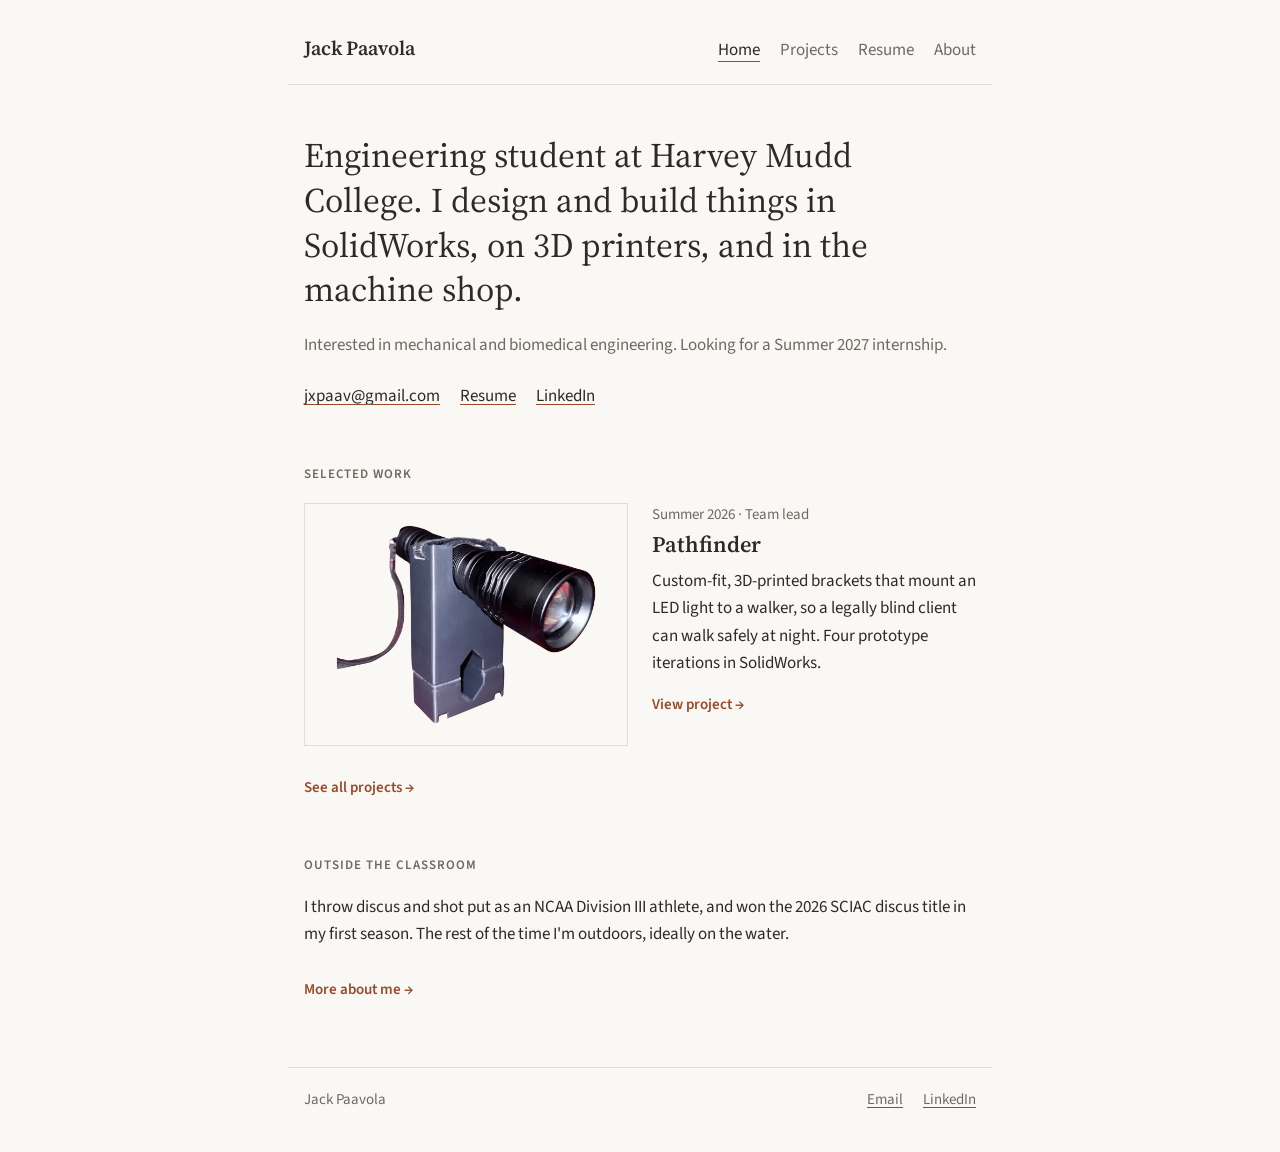
<file: index.html>
<!doctype html>
<html lang="en">
<head>
  <meta charset="utf-8">
  <meta name="viewport" content="width=device-width, initial-scale=1">
  <title>Jack Paavola</title>
  <meta name="description" content="Jack Paavola, engineering student at Harvey Mudd College. Projects, resume, and contact.">
  <link rel="preconnect" href="https://fonts.googleapis.com">
  <link rel="preconnect" href="https://fonts.gstatic.com" crossorigin>
  <link href="https://fonts.googleapis.com/css2?family=Source+Sans+3:ital,wght@0,400;0,600;1,400&family=Source+Serif+4:opsz,wght@8..60,400;8..60,600&display=swap" rel="stylesheet">
  <link rel="stylesheet" href="styles.css">
</head>
<body>
  <header class="site-header wrap">
    <a class="wordmark" href="index.html">Jack Paavola</a>
    <nav class="site-nav">
      <a href="index.html" aria-current="page">Home</a>
      <a href="projects.html">Projects</a>
      <a href="resume.html">Resume</a>
      <a href="about.html">About</a>
    </nav>
  </header>

  <main class="wrap">
    <section class="intro">
      <h1>Engineering student at Harvey Mudd College. I design and build things in SolidWorks, on 3D printers, and in the machine shop.</h1>
      <p class="lede">Interested in mechanical and biomedical engineering. Looking for a Summer 2027 internship.</p>
      <div class="inline-links">
        <a href="mailto:jxpaav@gmail.com">jxpaav@gmail.com</a>
        <a href="resume.html">Resume</a>
        <a href="https://www.linkedin.com/in/jackpaavola">LinkedIn</a>
      </div>
    </section>

    <section class="section">
      <h2 class="label">Selected work</h2>

      <!-- Whole card is clickable: the title link stretches over it (see .card in styles.css) -->
      <article class="feature card">
        <img class="shot" src="assets/pathfinder-photo-mounted.webp" width="1200" height="900" alt="The finished Pathfinder mount: a grey 3D-printed bracket clamping a black flashlight, held in place with a strap">
        <div>
          <p class="meta">Summer 2026 · Team lead</p>
          <h3><a href="projects/pathfinder.html">Pathfinder</a></h3>
          <p>Custom-fit, 3D-printed brackets that mount an LED light to a walker, so a legally blind client can walk safely at night. Four prototype iterations in SolidWorks.</p>
          <p class="more" aria-hidden="true">View project <span class="arrow">&rarr;</span></p>
        </div>
      </article>

      <p class="see-all"><a href="projects.html">See all projects <span class="arrow">&rarr;</span></a></p>
    </section>

    <section class="section">
      <h2 class="label">Outside the classroom</h2>
      <p>I throw discus and shot put as an NCAA Division III athlete, and won the 2026 SCIAC discus title in my first season. The rest of the time I'm outdoors, ideally on the water.</p>
      <p class="see-all"><a href="about.html">More about me <span class="arrow">&rarr;</span></a></p>
    </section>
  </main>

  <footer class="site-footer wrap">
    <span>Jack Paavola</span>
    <span class="links">
      <a href="mailto:jxpaav@gmail.com">Email</a>
      <a href="https://www.linkedin.com/in/jackpaavola">LinkedIn</a>
    </span>
  </footer>
</body>
</html>
</file>
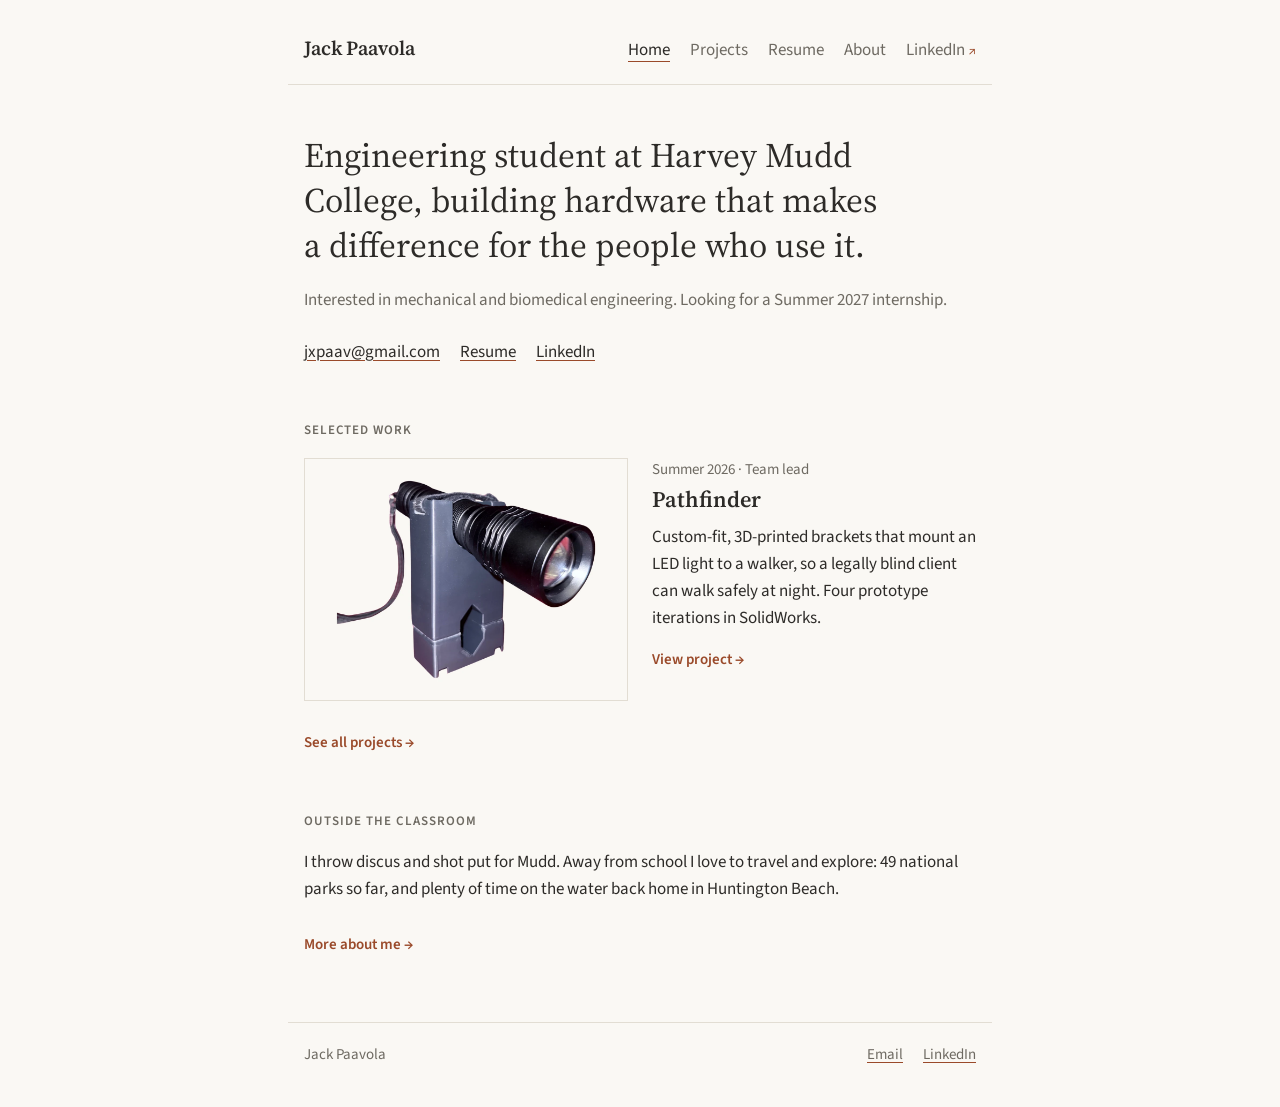
<file: public/index.html>
<!doctype html>
<html lang="en">
<head>
  <meta charset="utf-8">
  <meta name="viewport" content="width=device-width, initial-scale=1">
  <title>Jack Paavola</title>
  <meta name="description" content="Jack Paavola, engineering student at Harvey Mudd College. Projects, resume, and contact.">
  <link rel="preconnect" href="https://fonts.googleapis.com">
  <link rel="preconnect" href="https://fonts.gstatic.com" crossorigin>
  <link href="https://fonts.googleapis.com/css2?family=Source+Sans+3:ital,wght@0,400;0,600;1,400&family=Source+Serif+4:opsz,wght@8..60,400;8..60,600&display=swap" rel="stylesheet">
  <link rel="stylesheet" href="styles.css">
</head>
<body>
  <header class="site-header wrap">
    <a class="wordmark" href="index.html">Jack Paavola</a>
    <nav class="site-nav">
      <a href="index.html" aria-current="page">Home</a>
      <a href="projects.html">Projects</a>
      <a href="resume.html">Resume</a>
      <a href="about.html">About</a>
      <a class="nav-ext" href="https://www.linkedin.com/in/jackpaavola" target="_blank" rel="noopener">LinkedIn <span aria-hidden="true">&#8599;</span></a>
    </nav>
  </header>

  <main class="wrap">
    <section class="intro">
      <h1>Engineering student at Harvey Mudd College, building hardware that makes a difference for the people who use it.</h1>
      <p class="lede">Interested in mechanical and biomedical engineering. Looking for a Summer 2027 internship.</p>
      <div class="inline-links">
        <a href="mailto:jxpaav@gmail.com">jxpaav@gmail.com</a>
        <a href="resume.html">Resume</a>
        <a href="https://www.linkedin.com/in/jackpaavola">LinkedIn</a>
      </div>
    </section>

    <section class="section">
      <h2 class="label">Selected work</h2>

      <!-- Whole card is clickable: the title link stretches over it (see .card in styles.css) -->
      <article class="feature card">
        <img class="shot" src="assets/pathfinder-photo-mounted.webp" width="1200" height="900" alt="The finished Pathfinder mount: a grey 3D-printed bracket clamping a black flashlight, held in place with a strap">
        <div>
          <p class="meta">Summer 2026 · Team lead</p>
          <h3><a href="projects/pathfinder.html">Pathfinder</a></h3>
          <p>Custom-fit, 3D-printed brackets that mount an LED light to a walker, so a legally blind client can walk safely at night. Four prototype iterations in SolidWorks.</p>
          <p class="more" aria-hidden="true">View project <span class="arrow">&rarr;</span></p>
        </div>
      </article>

      <p class="see-all"><a href="projects.html">See all projects <span class="arrow">&rarr;</span></a></p>
    </section>

    <section class="section">
      <h2 class="label">Outside the classroom</h2>
      <p>I throw discus and shot put for Mudd. Away from school I love to travel and explore: 49 national parks so far, and plenty of time on the water back home in Huntington Beach.</p>
      <p class="see-all"><a href="about.html">More about me <span class="arrow">&rarr;</span></a></p>
    </section>
  </main>

  <footer class="site-footer wrap">
    <span>Jack Paavola</span>
    <span class="links">
      <a href="mailto:jxpaav@gmail.com">Email</a>
      <a href="https://www.linkedin.com/in/jackpaavola">LinkedIn</a>
    </span>
  </footer>
</body>
</html>
</file>
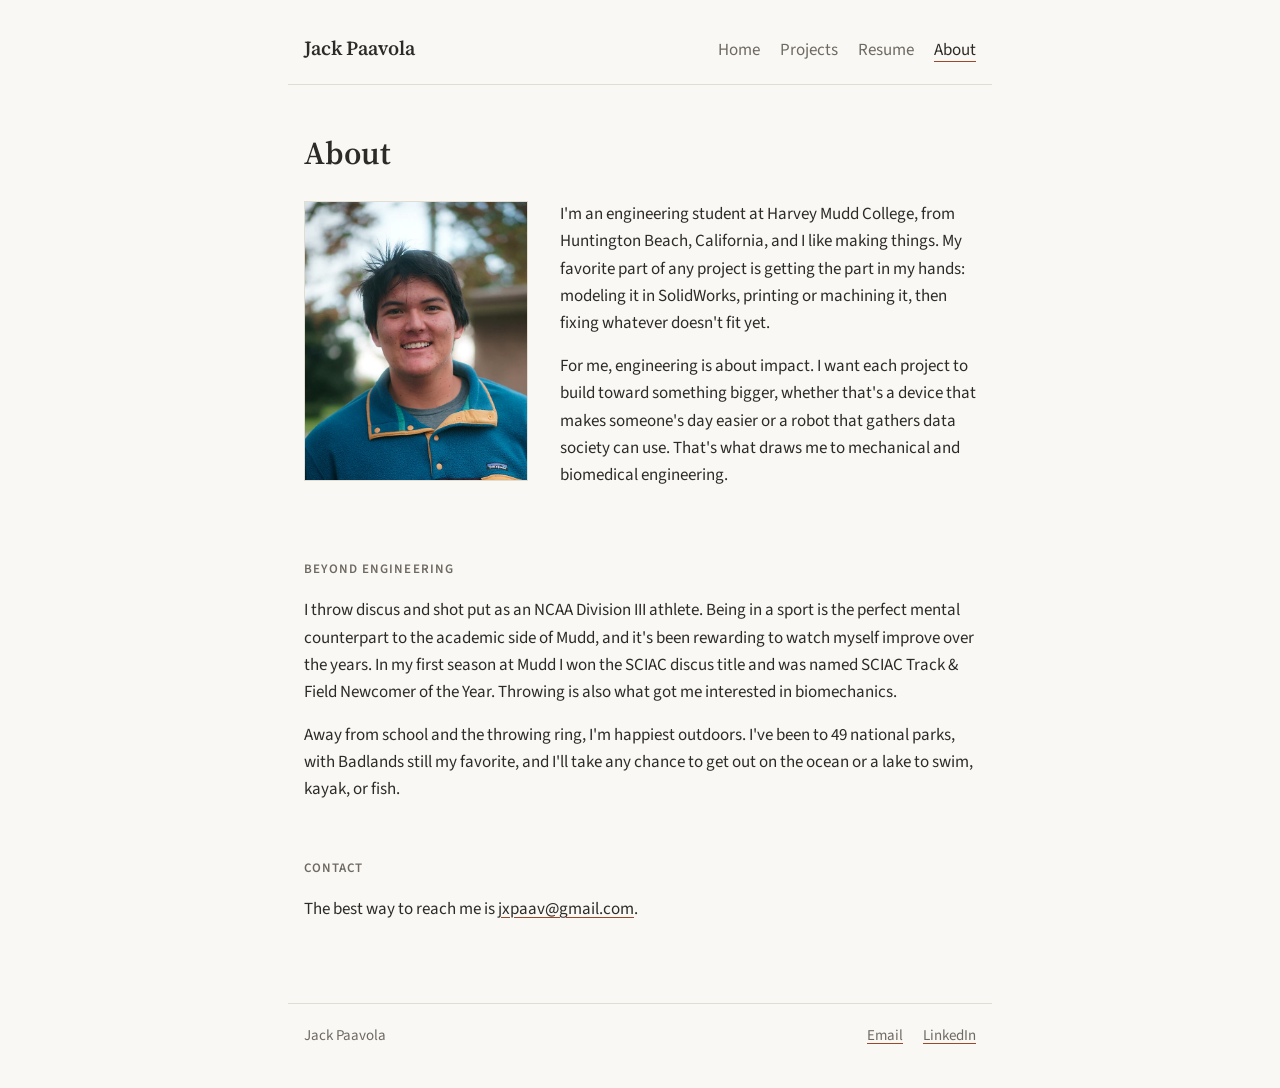
<file: about.html>
<!doctype html>
<html lang="en">
<head>
  <meta charset="utf-8">
  <meta name="viewport" content="width=device-width, initial-scale=1">
  <title>About · Jack Paavola</title>
  <meta name="description" content="About Jack Paavola.">
  <link rel="preconnect" href="https://fonts.googleapis.com">
  <link rel="preconnect" href="https://fonts.gstatic.com" crossorigin>
  <link href="https://fonts.googleapis.com/css2?family=Source+Sans+3:ital,wght@0,400;0,600;1,400&family=Source+Serif+4:opsz,wght@8..60,400;8..60,600&display=swap" rel="stylesheet">
  <link rel="stylesheet" href="styles.css">
</head>
<body>
  <header class="site-header wrap">
    <a class="wordmark" href="index.html">Jack Paavola</a>
    <nav class="site-nav">
      <a href="index.html">Home</a>
      <a href="projects.html">Projects</a>
      <a href="resume.html">Resume</a>
      <a href="about.html" aria-current="page">About</a>
    </nav>
  </header>

  <main class="wrap">
    <h1 class="page-title">About</h1>

    <div class="about-intro">
      <img class="portrait" src="assets/jack.webp" width="640" height="800" alt="Jack Paavola, smiling, in a teal fleece pullover">

      <div class="prose">
        <p>I'm an engineering student at Harvey Mudd College, from Huntington Beach, California, and I like making things. My favorite part of any project is getting the part in my hands: modeling it in SolidWorks, printing or machining it, then fixing whatever doesn't fit yet.</p>
        <p>For me, engineering is about impact. I want each project to build toward something bigger, whether that's a device that makes someone's day easier or a robot that gathers data society can use. That's what draws me to mechanical and biomedical engineering.</p>
      </div>
    </div>

    <section class="section">
      <h2 class="label">Beyond engineering</h2>
      <div class="prose">
        <p>I throw discus and shot put as an NCAA Division III athlete. Being in a sport is the perfect mental counterpart to the academic side of Mudd, and it's been rewarding to watch myself improve over the years. In my first season at Mudd I won the SCIAC discus title and was named SCIAC Track &amp; Field Newcomer of the Year. Throwing is also what got me interested in biomechanics.</p>
        <p>Away from school and the throwing ring, I'm happiest outdoors. I've been to 49 national parks, with Badlands still my favorite, and I'll take any chance to get out on the ocean or a lake to swim, kayak, or fish.</p>
      </div>
    </section>

    <section class="section">
      <h2 class="label">Contact</h2>
      <p>The best way to reach me is <a href="mailto:jxpaav@gmail.com">jxpaav@gmail.com</a>.</p>
    </section>
  </main>

  <footer class="site-footer wrap">
    <span>Jack Paavola</span>
    <span class="links">
      <a href="mailto:jxpaav@gmail.com">Email</a>
      <a href="https://www.linkedin.com/in/jackpaavola">LinkedIn</a>
    </span>
  </footer>
</body>
</html>
</file>
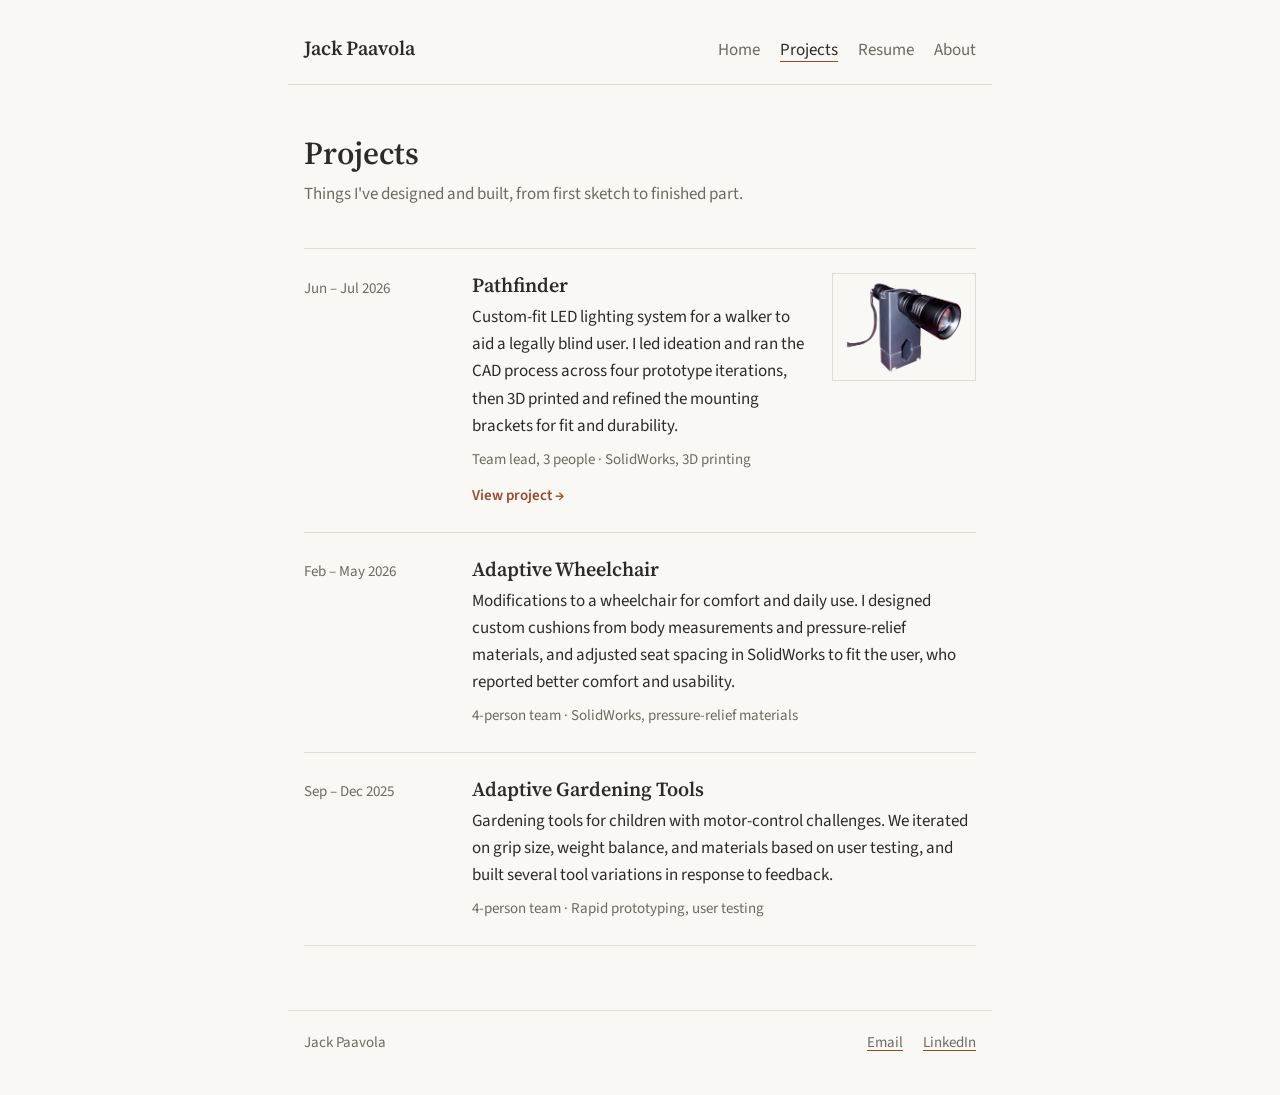
<file: projects.html>
<!doctype html>
<html lang="en">
<head>
  <meta charset="utf-8">
  <meta name="viewport" content="width=device-width, initial-scale=1">
  <title>Projects · Jack Paavola</title>
  <meta name="description" content="Engineering projects by Jack Paavola.">
  <link rel="preconnect" href="https://fonts.googleapis.com">
  <link rel="preconnect" href="https://fonts.gstatic.com" crossorigin>
  <link href="https://fonts.googleapis.com/css2?family=Source+Sans+3:ital,wght@0,400;0,600;1,400&family=Source+Serif+4:opsz,wght@8..60,400;8..60,600&display=swap" rel="stylesheet">
  <link rel="stylesheet" href="styles.css">
</head>
<body>
  <header class="site-header wrap">
    <a class="wordmark" href="index.html">Jack Paavola</a>
    <nav class="site-nav">
      <a href="index.html">Home</a>
      <a href="projects.html" aria-current="page">Projects</a>
      <a href="resume.html">Resume</a>
      <a href="about.html">About</a>
    </nav>
  </header>

  <main class="wrap">
    <h1 class="page-title">Projects</h1>
    <p class="page-sub">Things I've designed and built, from first sketch to finished part.</p>

    <!-- To add a project: copy one <article class="project"> block. Newest first. -->

    <!-- HIDDEN until content is ready: Underwater robot
    <article class="project">
      <p class="when">In progress</p>
      <div>
        <h3>Underwater robot</h3>
        <p class="todo">Summary, your role, and team size go here.</p>
        <p class="tags">Tools: add later</p>
      </div>
    </article>
    -->

    <!-- Projects with a write-up page get class "has-page", a thumbnail, and a "View project" line.
         The title link stretches to cover the whole card. -->
    <article class="project has-page">
      <p class="when">Jun – Jul 2026</p>
      <div>
        <h3><a href="projects/pathfinder.html">Pathfinder</a></h3>
        <p>Custom-fit LED lighting system for a walker to aid a legally blind user. I led ideation and ran the CAD process across four prototype iterations, then 3D printed and refined the mounting brackets for fit and durability.</p>
        <p class="tags">Team lead, 3 people · SolidWorks, 3D printing</p>
        <p class="more" aria-hidden="true">View project <span class="arrow">&rarr;</span></p>
      </div>
      <img class="thumb" src="assets/pathfinder-photo-mounted.webp" width="1200" height="900" alt="">
    </article>

    <!-- HIDDEN until content is ready: Machined Hammer and Stand
    <article class="project">
      <p class="when">2026</p>
      <div>
        <h3>Machined Hammer and Stand</h3>
        <p class="todo">What you machined, on which machines (mill, lathe, CNC), and the tolerances you held.</p>
        <p class="tags">Solo · SolidWorks, milling, turning</p>
      </div>
    </article>
    -->

    <article class="project">
      <p class="when">Feb – May 2026</p>
      <div>
        <h3>Adaptive Wheelchair</h3>
        <p>Modifications to a wheelchair for comfort and daily use. I designed custom cushions from body measurements and pressure-relief materials, and adjusted seat spacing in SolidWorks to fit the user, who reported better comfort and usability.</p>
        <p class="tags">4-person team · SolidWorks, pressure-relief materials</p>
      </div>
    </article>

    <article class="project">
      <p class="when">Sep – Dec 2025</p>
      <div>
        <h3>Adaptive Gardening Tools</h3>
        <p>Gardening tools for children with motor-control challenges. We iterated on grip size, weight balance, and materials based on user testing, and built several tool variations in response to feedback.</p>
        <p class="tags">4-person team · Rapid prototyping, user testing</p>
      </div>
    </article>
  </main>

  <footer class="site-footer wrap">
    <span>Jack Paavola</span>
    <span class="links">
      <a href="mailto:jxpaav@gmail.com">Email</a>
      <a href="https://www.linkedin.com/in/jackpaavola">LinkedIn</a>
    </span>
  </footer>
</body>
</html>
</file>
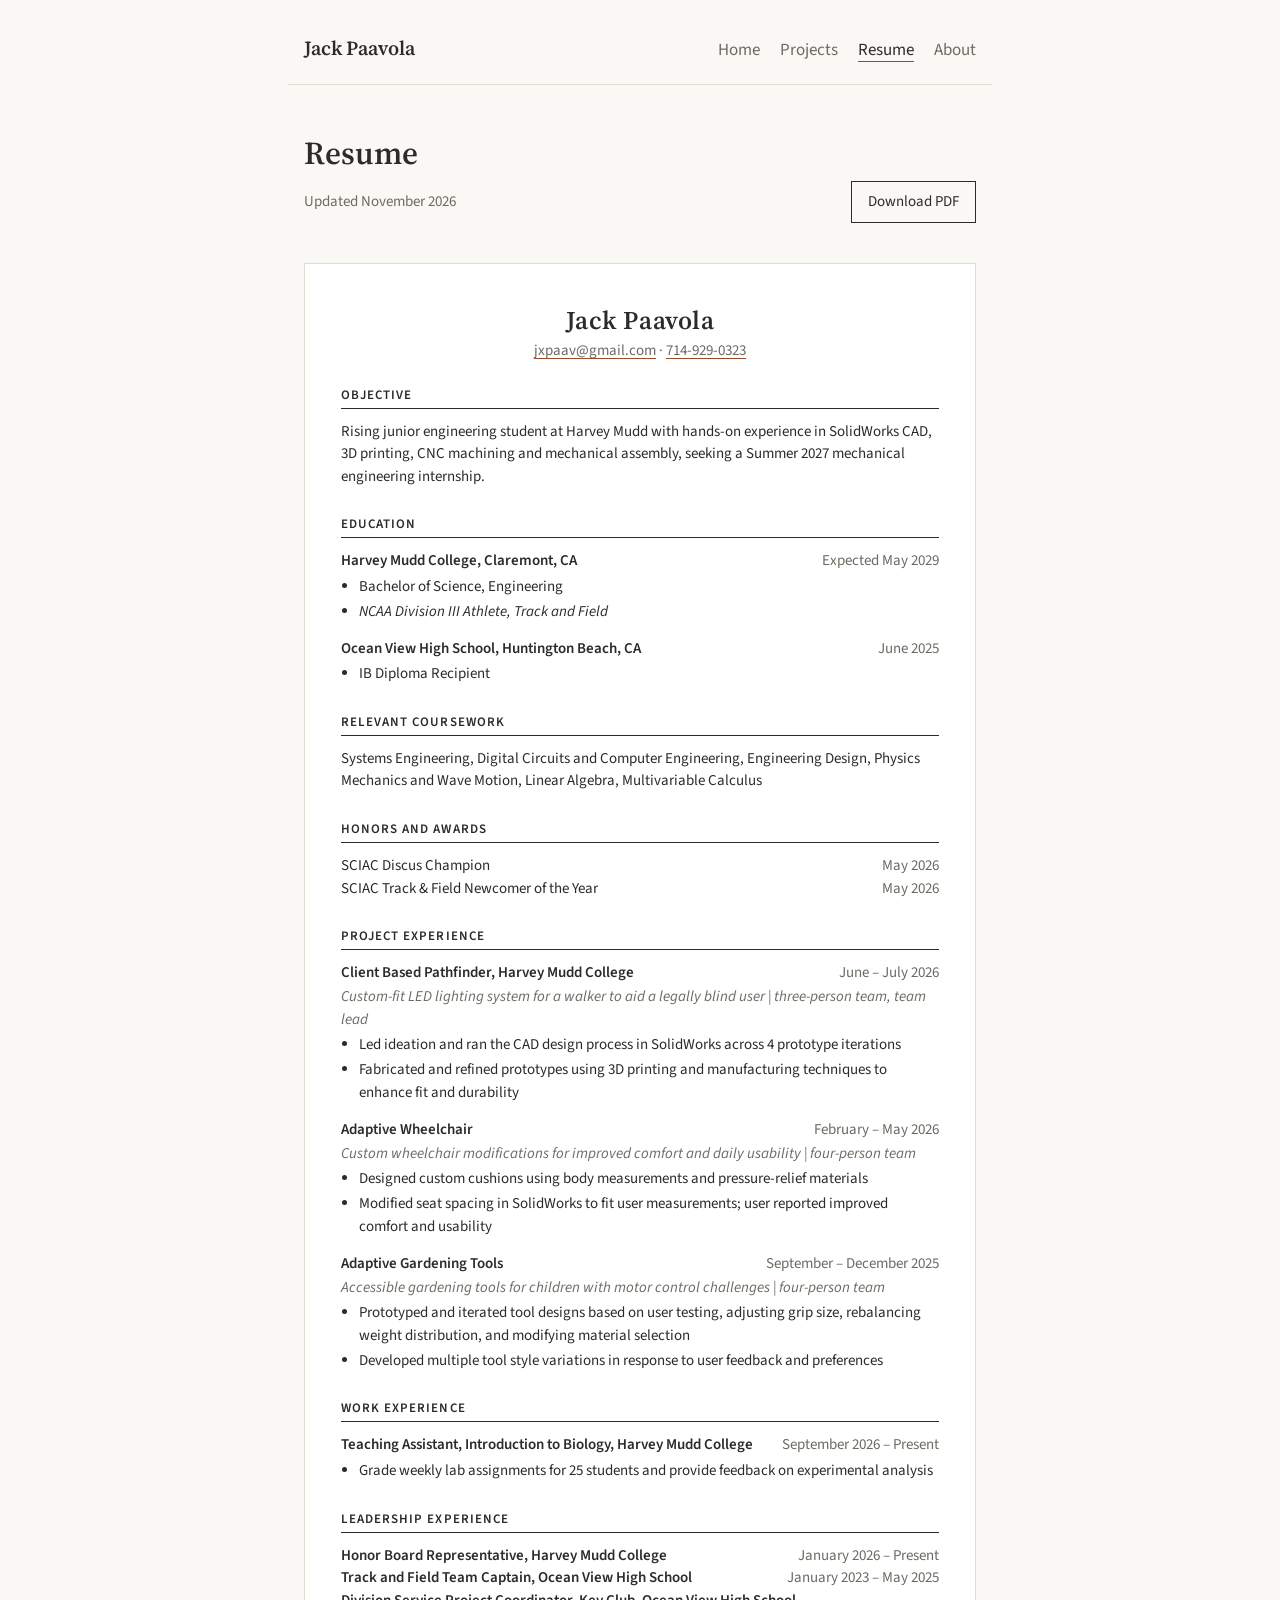
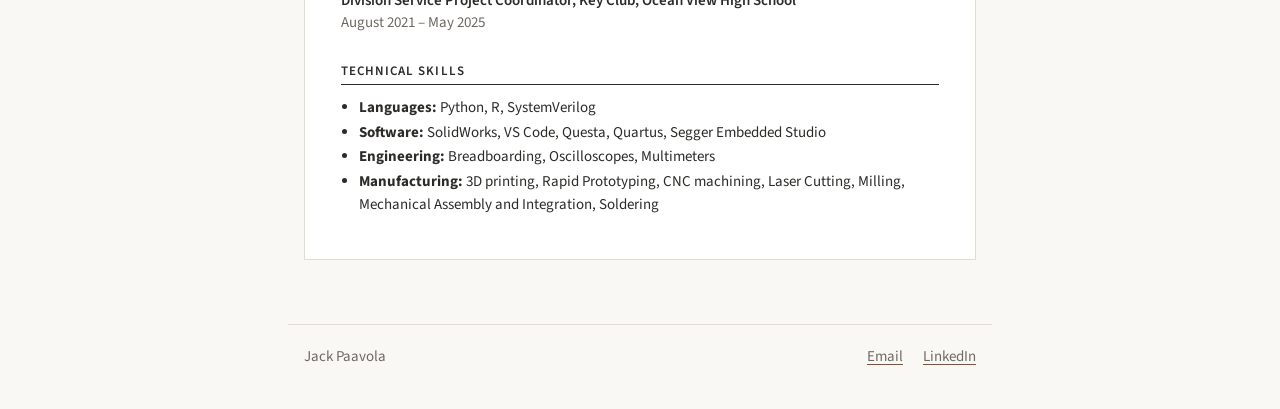
<file: resume.html>
<!doctype html>
<html lang="en">
<head>
  <meta charset="utf-8">
  <meta name="viewport" content="width=device-width, initial-scale=1">
  <title>Resume · Jack Paavola</title>
  <meta name="description" content="Resume of Jack Paavola, engineering student at Harvey Mudd College.">
  <link rel="preconnect" href="https://fonts.googleapis.com">
  <link rel="preconnect" href="https://fonts.gstatic.com" crossorigin>
  <link href="https://fonts.googleapis.com/css2?family=Source+Sans+3:ital,wght@0,400;0,600;1,400&family=Source+Serif+4:opsz,wght@8..60,400;8..60,600&display=swap" rel="stylesheet">
  <link rel="stylesheet" href="styles.css">
</head>
<body>
  <header class="site-header wrap">
    <a class="wordmark" href="index.html">Jack Paavola</a>
    <nav class="site-nav">
      <a href="index.html">Home</a>
      <a href="projects.html">Projects</a>
      <a href="resume.html" aria-current="page">Resume</a>
      <a href="about.html">About</a>
    </nav>
  </header>

  <main class="wrap">
    <h1 class="page-title">Resume</h1>
    <div class="resume-actions">
      <p class="updated">Updated November 2026</p>
      <a class="button" href="assets/Jack_Paavola_Resume.pdf" download>Download PDF</a>
    </div>

    <!-- Source: Paavola_Resume_11_14.pdf. Keep in sync with assets/Jack_Paavola_Resume.pdf -->
    <article class="resume">
      <header>
        <h1>Jack Paavola</h1>
        <p><a href="mailto:jxpaav@gmail.com">jxpaav@gmail.com</a> · <a href="tel:+17149290323">714-929-0323</a></p>
      </header>

      <section>
        <h2>Objective</h2>
        <p>Rising junior engineering student at Harvey Mudd with hands-on experience in SolidWorks CAD, 3D printing, CNC machining and mechanical assembly, seeking a Summer 2027 mechanical engineering internship.</p>
      </section>

      <section>
        <h2>Education</h2>
        <div class="entry">
          <div class="entry-head"><strong>Harvey Mudd College, Claremont, CA</strong><span class="date">Expected May 2029</span></div>
          <ul>
            <li>Bachelor of Science, Engineering</li>
            <li><em>NCAA Division III Athlete, Track and Field</em></li>
          </ul>
        </div>
        <div class="entry">
          <div class="entry-head"><strong>Ocean View High School, Huntington Beach, CA</strong><span class="date">June 2025</span></div>
          <ul><li>IB Diploma Recipient</li></ul>
        </div>
      </section>

      <section>
        <h2>Relevant Coursework</h2>
        <p>Systems Engineering, Digital Circuits and Computer Engineering, Engineering Design, Physics Mechanics and Wave Motion, Linear Algebra, Multivariable Calculus</p>
      </section>

      <section>
        <h2>Honors and Awards</h2>
        <div class="entry-head"><span>SCIAC Discus Champion</span><span class="date">May 2026</span></div>
        <div class="entry-head"><span>SCIAC Track &amp; Field Newcomer of the Year</span><span class="date">May 2026</span></div>
      </section>

      <section>
        <h2>Project Experience</h2>
        <div class="entry">
          <div class="entry-head"><strong>Client Based Pathfinder, Harvey Mudd College</strong><span class="date">June – July 2026</span></div>
          <p class="sub">Custom-fit LED lighting system for a walker to aid a legally blind user | three-person team, team lead</p>
          <ul>
            <li>Led ideation and ran the CAD design process in SolidWorks across 4 prototype iterations</li>
            <li>Fabricated and refined prototypes using 3D printing and manufacturing techniques to enhance fit and durability</li>
          </ul>
        </div>
        <div class="entry">
          <div class="entry-head"><strong>Adaptive Wheelchair</strong><span class="date">February – May 2026</span></div>
          <p class="sub">Custom wheelchair modifications for improved comfort and daily usability | four-person team</p>
          <ul>
            <li>Designed custom cushions using body measurements and pressure-relief materials</li>
            <li>Modified seat spacing in SolidWorks to fit user measurements; user reported improved comfort and usability</li>
          </ul>
        </div>
        <div class="entry">
          <div class="entry-head"><strong>Adaptive Gardening Tools</strong><span class="date">September – December 2025</span></div>
          <p class="sub">Accessible gardening tools for children with motor control challenges | four-person team</p>
          <ul>
            <li>Prototyped and iterated tool designs based on user testing, adjusting grip size, rebalancing weight distribution, and modifying material selection</li>
            <li>Developed multiple tool style variations in response to user feedback and preferences</li>
          </ul>
        </div>
      </section>

      <section>
        <h2>Work Experience</h2>
        <div class="entry">
          <div class="entry-head"><strong>Teaching Assistant, Introduction to Biology, Harvey Mudd College</strong><span class="date">September 2026 – Present</span></div>
          <ul><li>Grade weekly lab assignments for 25 students and provide feedback on experimental analysis</li></ul>
        </div>
      </section>

      <section>
        <h2>Leadership Experience</h2>
        <div class="entry-head"><strong>Honor Board Representative, Harvey Mudd College</strong><span class="date">January 2026 – Present</span></div>
        <div class="entry-head"><strong>Track and Field Team Captain, Ocean View High School</strong><span class="date">January 2023 – May 2025</span></div>
        <div class="entry-head"><strong>Division Service Project Coordinator, Key Club, Ocean View High School</strong><span class="date">August 2021 – May 2025</span></div>
      </section>

      <section>
        <h2>Technical Skills</h2>
        <ul>
          <li><strong>Languages:</strong> Python, R, SystemVerilog</li>
          <li><strong>Software:</strong> SolidWorks, VS Code, Questa, Quartus, Segger Embedded Studio</li>
          <li><strong>Engineering:</strong> Breadboarding, Oscilloscopes, Multimeters</li>
          <li><strong>Manufacturing:</strong> 3D printing, Rapid Prototyping, CNC machining, Laser Cutting, Milling, Mechanical Assembly and Integration, Soldering</li>
        </ul>
      </section>
    </article>
  </main>

  <footer class="site-footer wrap">
    <span>Jack Paavola</span>
    <span class="links">
      <a href="mailto:jxpaav@gmail.com">Email</a>
      <a href="https://www.linkedin.com/in/jackpaavola">LinkedIn</a>
    </span>
  </footer>
</body>
</html>
</file>
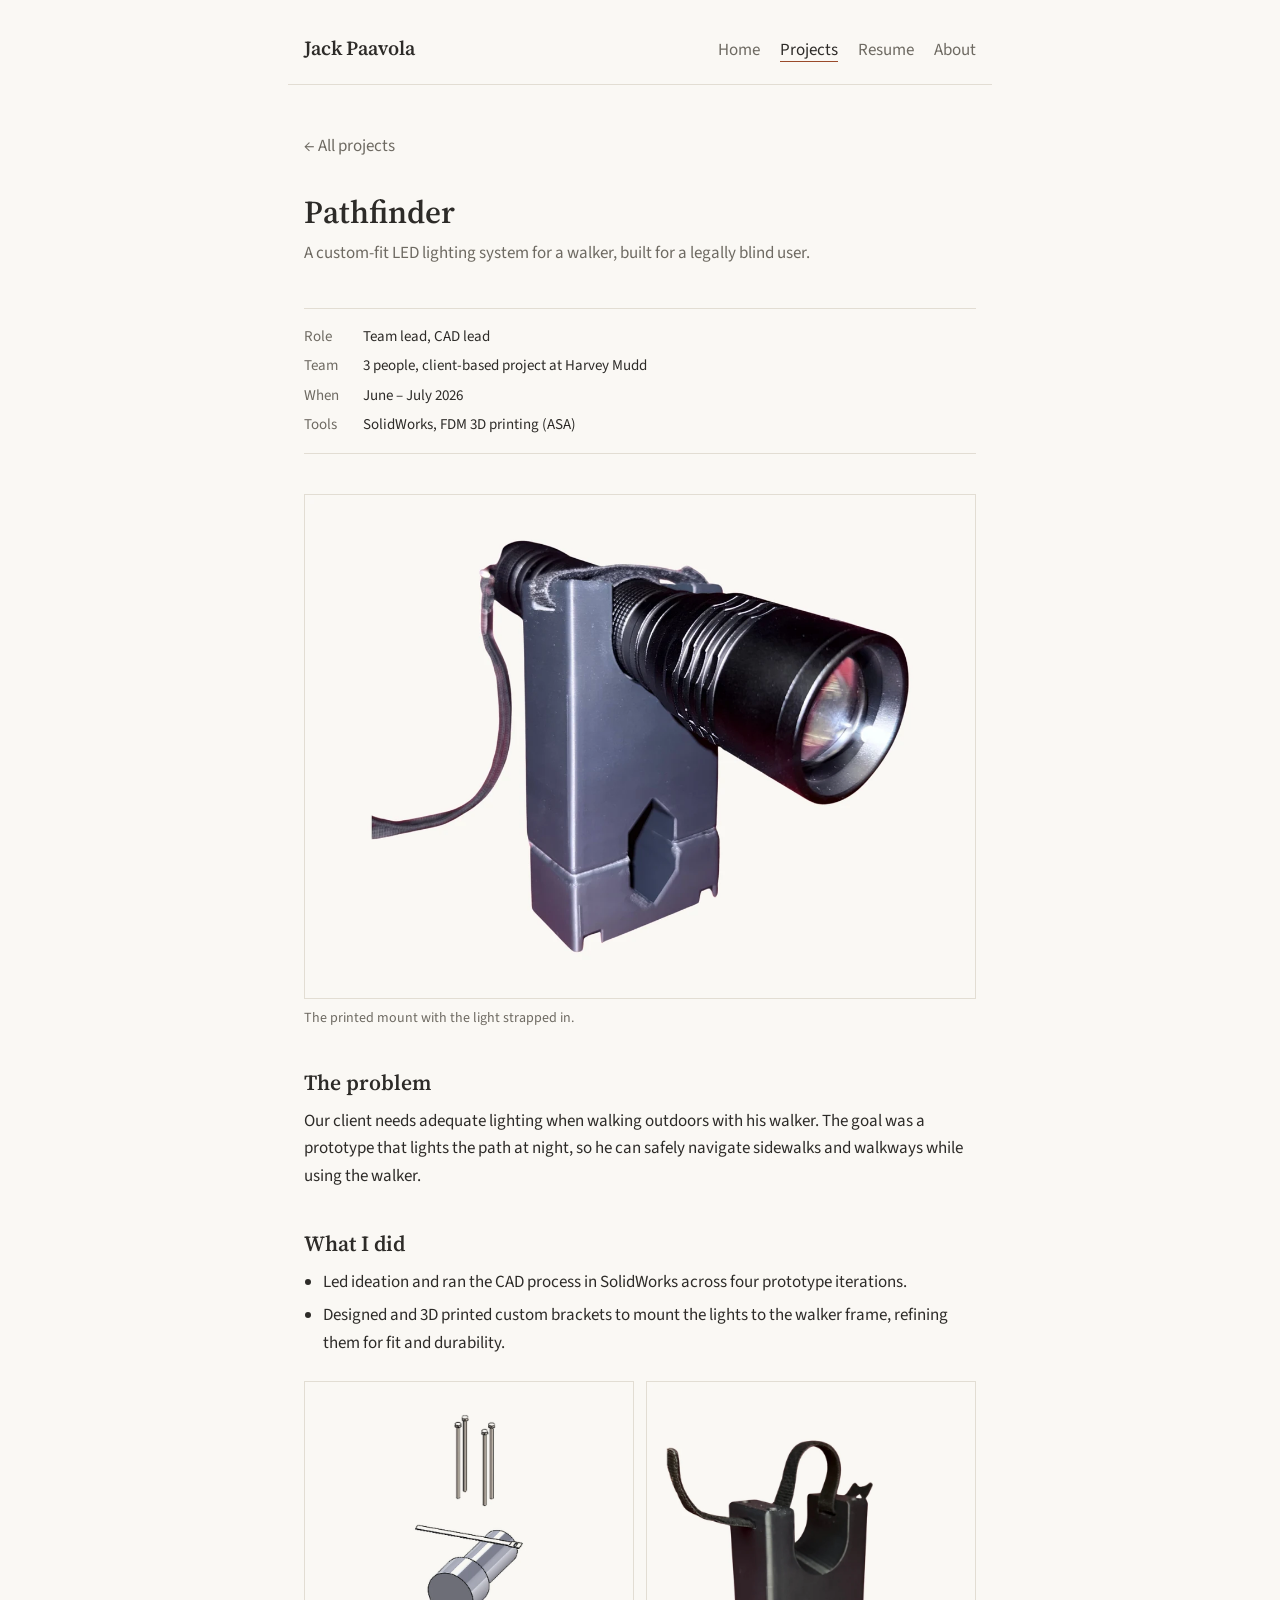
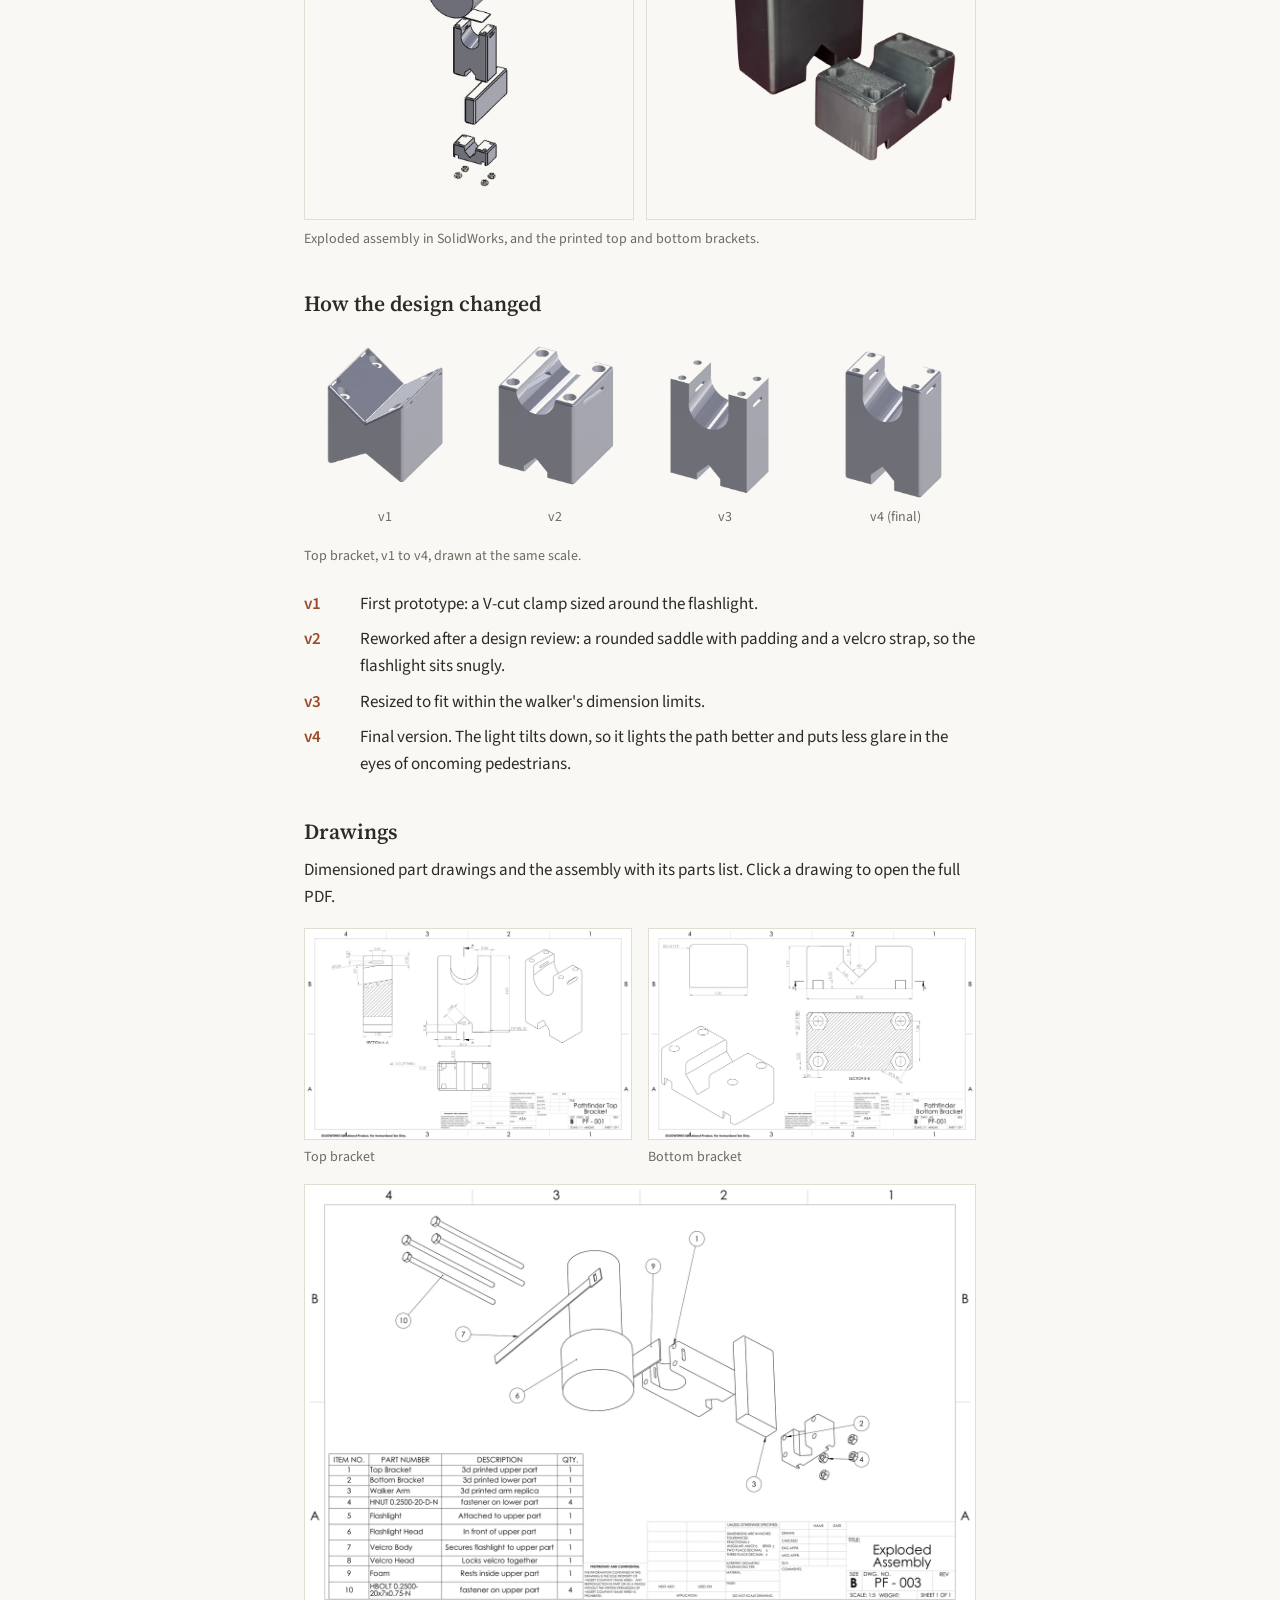
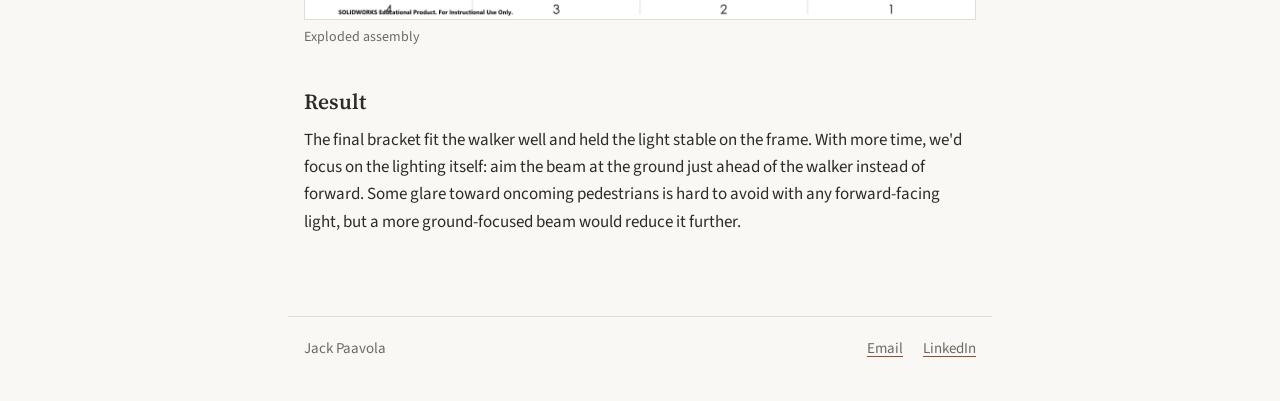
<file: projects/pathfinder.html>
<!doctype html>
<html lang="en">
<head>
  <meta charset="utf-8">
  <meta name="viewport" content="width=device-width, initial-scale=1">
  <title>Pathfinder · Jack Paavola</title>
  <meta name="description" content="Pathfinder: a custom-fit LED lighting system for a walker, designed for a legally blind user.">
  <link rel="preconnect" href="https://fonts.googleapis.com">
  <link rel="preconnect" href="https://fonts.gstatic.com" crossorigin>
  <link href="https://fonts.googleapis.com/css2?family=Source+Sans+3:ital,wght@0,400;0,600;1,400&family=Source+Serif+4:opsz,wght@8..60,400;8..60,600&display=swap" rel="stylesheet">
  <link rel="stylesheet" href="../styles.css">
</head>
<body>
  <header class="site-header wrap">
    <a class="wordmark" href="../index.html">Jack Paavola</a>
    <nav class="site-nav">
      <a href="../index.html">Home</a>
      <a href="../projects.html" aria-current="page">Projects</a>
      <a href="../resume.html">Resume</a>
      <a href="../about.html">About</a>
    </nav>
  </header>

  <main class="wrap">
    <a class="back" href="../projects.html">&larr; All projects</a>
    <h1 class="page-title">Pathfinder</h1>
    <p class="page-sub">A custom-fit LED lighting system for a walker, built for a legally blind user.</p>

    <dl class="facts">
      <dt>Role</dt><dd>Team lead, CAD lead</dd>
      <dt>Team</dt><dd>3 people, client-based project at Harvey Mudd</dd>
      <dt>When</dt><dd>June – July 2026</dd>
      <dt>Tools</dt><dd>SolidWorks, FDM 3D printing (ASA)</dd>
    </dl>

    <div class="prose">
      <figure>
        <img class="shot" src="../assets/pathfinder-photo-mounted.webp" width="1200" height="900" alt="The finished Pathfinder mount: a grey 3D-printed bracket clamping a black flashlight, held in place with a strap">
        <figcaption>The printed mount with the light strapped in. <!-- TODO: add a photo of it on the walker --></figcaption>
      </figure>

      <h2>The problem</h2>
      <p>Our client needs adequate lighting when walking outdoors with his walker. The goal was a prototype that lights the path at night, so he can safely navigate sidewalks and walkways while using the walker.</p>

      <h2>What I did</h2>
      <ul>
        <li>Led ideation and ran the CAD process in SolidWorks across four prototype iterations.</li>
        <li>Designed and 3D printed custom brackets to mount the lights to the walker frame, refining them for fit and durability.</li>
      </ul>
      <figure>
        <div class="pair">
          <img class="shot" src="../assets/pathfinder-assembly.webp" width="900" height="1199" alt="Exploded SolidWorks assembly: bolts, flashlight, strap, foam, top bracket, walker-arm replica, bottom bracket, and nuts, stacked vertically">
          <img class="shot" src="../assets/pathfinder-photo-parts.webp" width="900" height="1200" alt="The printed top bracket with its strap, and the printed bottom bracket">
        </div>
        <figcaption>Exploded assembly in SolidWorks, and the printed top and bottom brackets.</figcaption>
      </figure>

      <h2>How the design changed</h2>
      <figure>
        <ol class="iterations">
          <li><img src="../assets/pathfinder-v1.webp" width="480" height="480" alt="Bracket v1: V-cut block sized for the flashlight"><span>v1</span></li>
          <li><img src="../assets/pathfinder-v2.webp" width="480" height="480" alt="Bracket v2: rounded saddle with slots for a velcro strap"><span>v2</span></li>
          <li><img src="../assets/pathfinder-v3.webp" width="480" height="480" alt="Bracket v3: rounded saddle resized to the walker's dimensions"><span>v3</span></li>
          <li><img src="../assets/pathfinder-v4.webp" width="480" height="480" alt="Final bracket, v4: saddle angled so the light tilts down toward the path"><span>v4 (final)</span></li>
        </ol>
        <figcaption>Top bracket, v1 to v4, drawn at the same scale.</figcaption>
      </figure>

      <dl class="steps">
        <dt>v1</dt><dd>First prototype: a V-cut clamp sized around the flashlight.</dd>
        <dt>v2</dt><dd>Reworked after a design review: a rounded saddle with padding and a velcro strap, so the flashlight sits snugly.</dd>
        <dt>v3</dt><dd>Resized to fit within the walker's dimension limits.</dd>
        <dt>v4</dt><dd>Final version. The light tilts down, so it lights the path better and puts less glare in the eyes of oncoming pedestrians.</dd>
      </dl>

      <h2>Drawings</h2>
      <p>Dimensioned part drawings and the assembly with its parts list. Click a drawing to open the full PDF.</p>
      <ul class="drawings">
        <li><a href="../assets/drawings/pathfinder-top-bracket.pdf"><img class="shot" src="../assets/drawings/pathfinder-top-bracket.webp" width="1400" height="906" alt="Drawing of the top bracket: front, top, section A-A, and isometric views with dimensions in inches"></a><span>Top bracket</span></li>
        <li><a href="../assets/drawings/pathfinder-bottom-bracket.pdf"><img class="shot" src="../assets/drawings/pathfinder-bottom-bracket.webp" width="1400" height="906" alt="Drawing of the bottom bracket: front, side, section B-B showing hex nut pockets, and isometric views"></a><span>Bottom bracket</span></li>
        <li><a href="../assets/drawings/pathfinder-exploded-assembly.pdf"><img class="shot" src="../assets/drawings/pathfinder-exploded-assembly.webp" width="1400" height="906" alt="Exploded assembly drawing with balloons and a ten-item parts list"></a><span>Exploded assembly</span></li>
      </ul>

      <h2>Result</h2>
      <p>The final bracket fit the walker well and held the light stable on the frame. With more time, we'd focus on the lighting itself: aim the beam at the ground just ahead of the walker instead of forward. Some glare toward oncoming pedestrians is hard to avoid with any forward-facing light, but a more ground-focused beam would reduce it further.</p>
    </div>
  </main>

  <footer class="site-footer wrap">
    <span>Jack Paavola</span>
    <span class="links">
      <a href="mailto:jxpaav@gmail.com">Email</a>
      <a href="https://www.linkedin.com/in/jackpaavola">LinkedIn</a>
    </span>
  </footer>
</body>
</html>
</file>
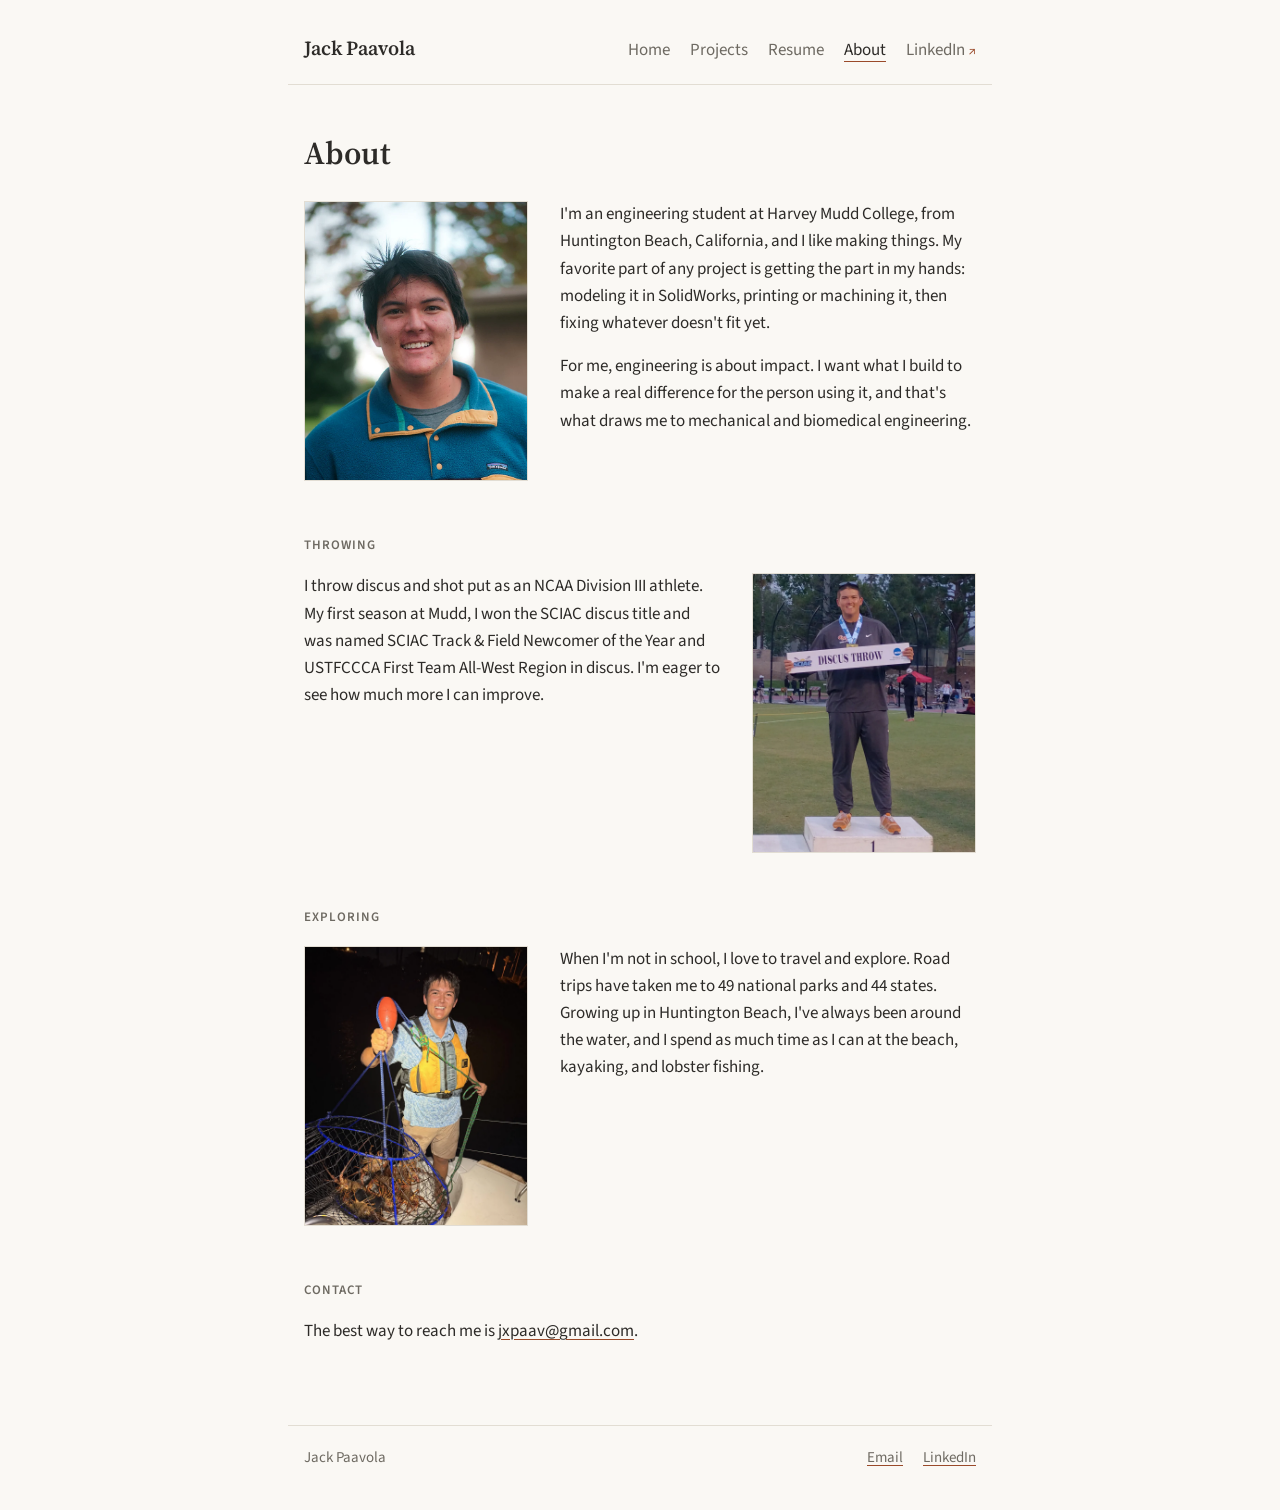
<file: public/about.html>
<!doctype html>
<html lang="en">
<head>
  <meta charset="utf-8">
  <meta name="viewport" content="width=device-width, initial-scale=1">
  <title>About · Jack Paavola</title>
  <meta name="description" content="About Jack Paavola.">
  <link rel="preconnect" href="https://fonts.googleapis.com">
  <link rel="preconnect" href="https://fonts.gstatic.com" crossorigin>
  <link href="https://fonts.googleapis.com/css2?family=Source+Sans+3:ital,wght@0,400;0,600;1,400&family=Source+Serif+4:opsz,wght@8..60,400;8..60,600&display=swap" rel="stylesheet">
  <link rel="stylesheet" href="styles.css">
</head>
<body>
  <header class="site-header wrap">
    <a class="wordmark" href="index.html">Jack Paavola</a>
    <nav class="site-nav">
      <a href="index.html">Home</a>
      <a href="projects.html">Projects</a>
      <a href="resume.html">Resume</a>
      <a href="about.html" aria-current="page">About</a>
      <a class="nav-ext" href="https://www.linkedin.com/in/jackpaavola" target="_blank" rel="noopener">LinkedIn <span aria-hidden="true">&#8599;</span></a>
    </nav>
  </header>

  <main class="wrap">
    <h1 class="page-title">About</h1>

    <div class="about-intro">
      <img class="portrait" src="assets/jack.webp" width="640" height="800" alt="Jack Paavola, smiling, in a teal fleece pullover">

      <div class="prose">
        <p>I'm an engineering student at Harvey Mudd College, from Huntington Beach, California, and I like making things. My favorite part of any project is getting the part in my hands: modeling it in SolidWorks, printing or machining it, then fixing whatever doesn't fit yet.</p>
        <p>For me, engineering is about impact. I want what I build to make a real difference for the person using it, and that's what draws me to mechanical and biomedical engineering.</p>
      </div>
    </div>

    <section class="section">
      <h2 class="label">Throwing</h2>
      <div class="photo-section flip">
        <img class="portrait" src="assets/discus-podium.webp" width="960" height="1200" alt="Jack on the first-place podium holding a SCIAC Discus Throw sign, with a medal around his neck" loading="lazy">
        <div class="prose">
          <p>I throw discus and shot put as an NCAA Division III athlete. My first season at Mudd, I won the SCIAC discus title and was named SCIAC Track &amp; Field Newcomer of the Year and USTFCCCA First Team All-West Region in discus. I'm eager to see how much more I can improve.</p>
        </div>
      </div>
    </section>

    <section class="section">
      <h2 class="label">Exploring</h2>
      <div class="photo-section">
        <img class="portrait" src="assets/lobster.webp" width="960" height="1280" alt="Jack on a boat at night in a life vest, holding up a hoop net full of lobsters" loading="lazy">
        <div class="prose">
          <p>When I'm not in school, I love to travel and explore. Road trips have taken me to 49 national parks and 44 states. Growing up in Huntington Beach, I've always been around the water, and I spend as much time as I can at the beach, kayaking, and lobster fishing.</p>
        </div>
      </div>
    </section>

    <section class="section">
      <h2 class="label">Contact</h2>
      <p>The best way to reach me is <a href="mailto:jxpaav@gmail.com">jxpaav@gmail.com</a>.</p>
    </section>
  </main>

  <footer class="site-footer wrap">
    <span>Jack Paavola</span>
    <span class="links">
      <a href="mailto:jxpaav@gmail.com">Email</a>
      <a href="https://www.linkedin.com/in/jackpaavola">LinkedIn</a>
    </span>
  </footer>
</body>
</html>
</file>
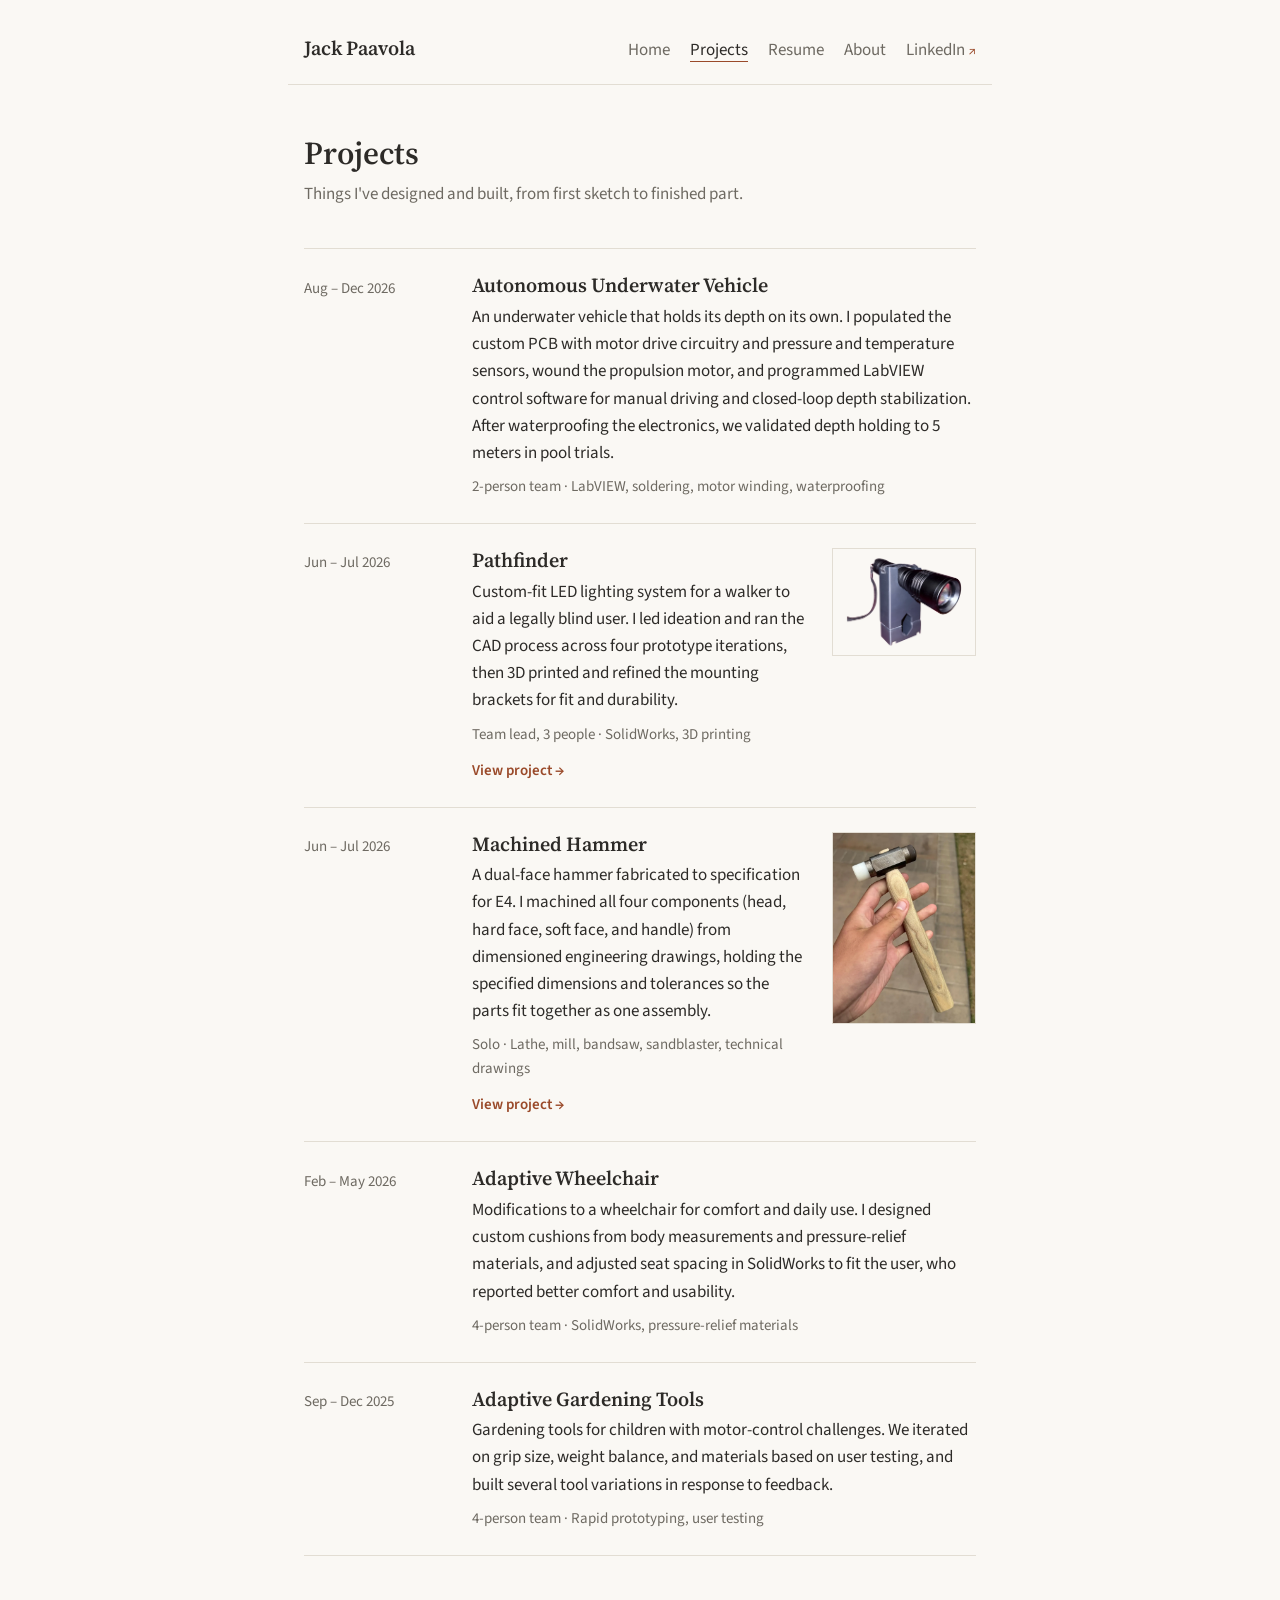
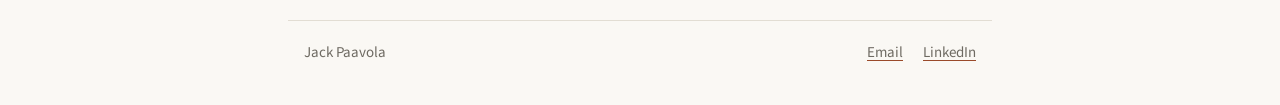
<file: public/projects.html>
<!doctype html>
<html lang="en">
<head>
  <meta charset="utf-8">
  <meta name="viewport" content="width=device-width, initial-scale=1">
  <title>Projects · Jack Paavola</title>
  <meta name="description" content="Engineering projects by Jack Paavola.">
  <link rel="preconnect" href="https://fonts.googleapis.com">
  <link rel="preconnect" href="https://fonts.gstatic.com" crossorigin>
  <link href="https://fonts.googleapis.com/css2?family=Source+Sans+3:ital,wght@0,400;0,600;1,400&family=Source+Serif+4:opsz,wght@8..60,400;8..60,600&display=swap" rel="stylesheet">
  <link rel="stylesheet" href="styles.css">
</head>
<body>
  <header class="site-header wrap">
    <a class="wordmark" href="index.html">Jack Paavola</a>
    <nav class="site-nav">
      <a href="index.html">Home</a>
      <a href="projects.html" aria-current="page">Projects</a>
      <a href="resume.html">Resume</a>
      <a href="about.html">About</a>
      <a class="nav-ext" href="https://www.linkedin.com/in/jackpaavola" target="_blank" rel="noopener">LinkedIn <span aria-hidden="true">&#8599;</span></a>
    </nav>
  </header>

  <main class="wrap">
    <h1 class="page-title">Projects</h1>
    <p class="page-sub">Things I've designed and built, from first sketch to finished part.</p>

    <!-- To add a project: copy one <article class="project"> block. Newest first. -->

    <article class="project">
      <p class="when">Aug – Dec 2026</p>
      <div>
        <h3>Autonomous Underwater Vehicle</h3>
        <p>An underwater vehicle that holds its depth on its own. I populated the custom PCB with motor drive circuitry and pressure and temperature sensors, wound the propulsion motor, and programmed LabVIEW control software for manual driving and closed-loop depth stabilization. After waterproofing the electronics, we validated depth holding to 5 meters in pool trials.</p>
        <p class="tags">2-person team · LabVIEW, soldering, motor winding, waterproofing</p>
      </div>
    </article>

    <!-- Projects with a write-up page get class "has-page", a thumbnail, and a "View project" line.
         The title link stretches to cover the whole card. -->
    <article class="project has-page">
      <p class="when">Jun – Jul 2026</p>
      <div>
        <h3><a href="projects/pathfinder.html">Pathfinder</a></h3>
        <p>Custom-fit LED lighting system for a walker to aid a legally blind user. I led ideation and ran the CAD process across four prototype iterations, then 3D printed and refined the mounting brackets for fit and durability.</p>
        <p class="tags">Team lead, 3 people · SolidWorks, 3D printing</p>
        <p class="more" aria-hidden="true">View project <span class="arrow">&rarr;</span></p>
      </div>
      <img class="thumb" src="assets/pathfinder-photo-mounted.webp" width="1200" height="900" alt="">
    </article>

    <article class="project has-page">
      <p class="when">Jun – Jul 2026</p>
      <div>
        <h3><a href="projects/hammer.html">Machined Hammer</a></h3>
        <p>A dual-face hammer fabricated to specification for E4. I machined all four components (head, hard face, soft face, and handle) from dimensioned engineering drawings, holding the specified dimensions and tolerances so the parts fit together as one assembly.</p>
        <p class="tags">Solo · Lathe, mill, bandsaw, sandblaster, technical drawings</p>
        <p class="more" aria-hidden="true">View project <span class="arrow">&rarr;</span></p>
      </div>
      <img class="thumb tall" src="assets/hammer-finished.webp" width="900" height="1200" alt="">
    </article>

    <article class="project">
      <p class="when">Feb – May 2026</p>
      <div>
        <h3>Adaptive Wheelchair</h3>
        <p>Modifications to a wheelchair for comfort and daily use. I designed custom cushions from body measurements and pressure-relief materials, and adjusted seat spacing in SolidWorks to fit the user, who reported better comfort and usability.</p>
        <p class="tags">4-person team · SolidWorks, pressure-relief materials</p>
      </div>
    </article>

    <article class="project">
      <p class="when">Sep – Dec 2025</p>
      <div>
        <h3>Adaptive Gardening Tools</h3>
        <p>Gardening tools for children with motor-control challenges. We iterated on grip size, weight balance, and materials based on user testing, and built several tool variations in response to feedback.</p>
        <p class="tags">4-person team · Rapid prototyping, user testing</p>
      </div>
    </article>
  </main>

  <footer class="site-footer wrap">
    <span>Jack Paavola</span>
    <span class="links">
      <a href="mailto:jxpaav@gmail.com">Email</a>
      <a href="https://www.linkedin.com/in/jackpaavola">LinkedIn</a>
    </span>
  </footer>
</body>
</html>
</file>
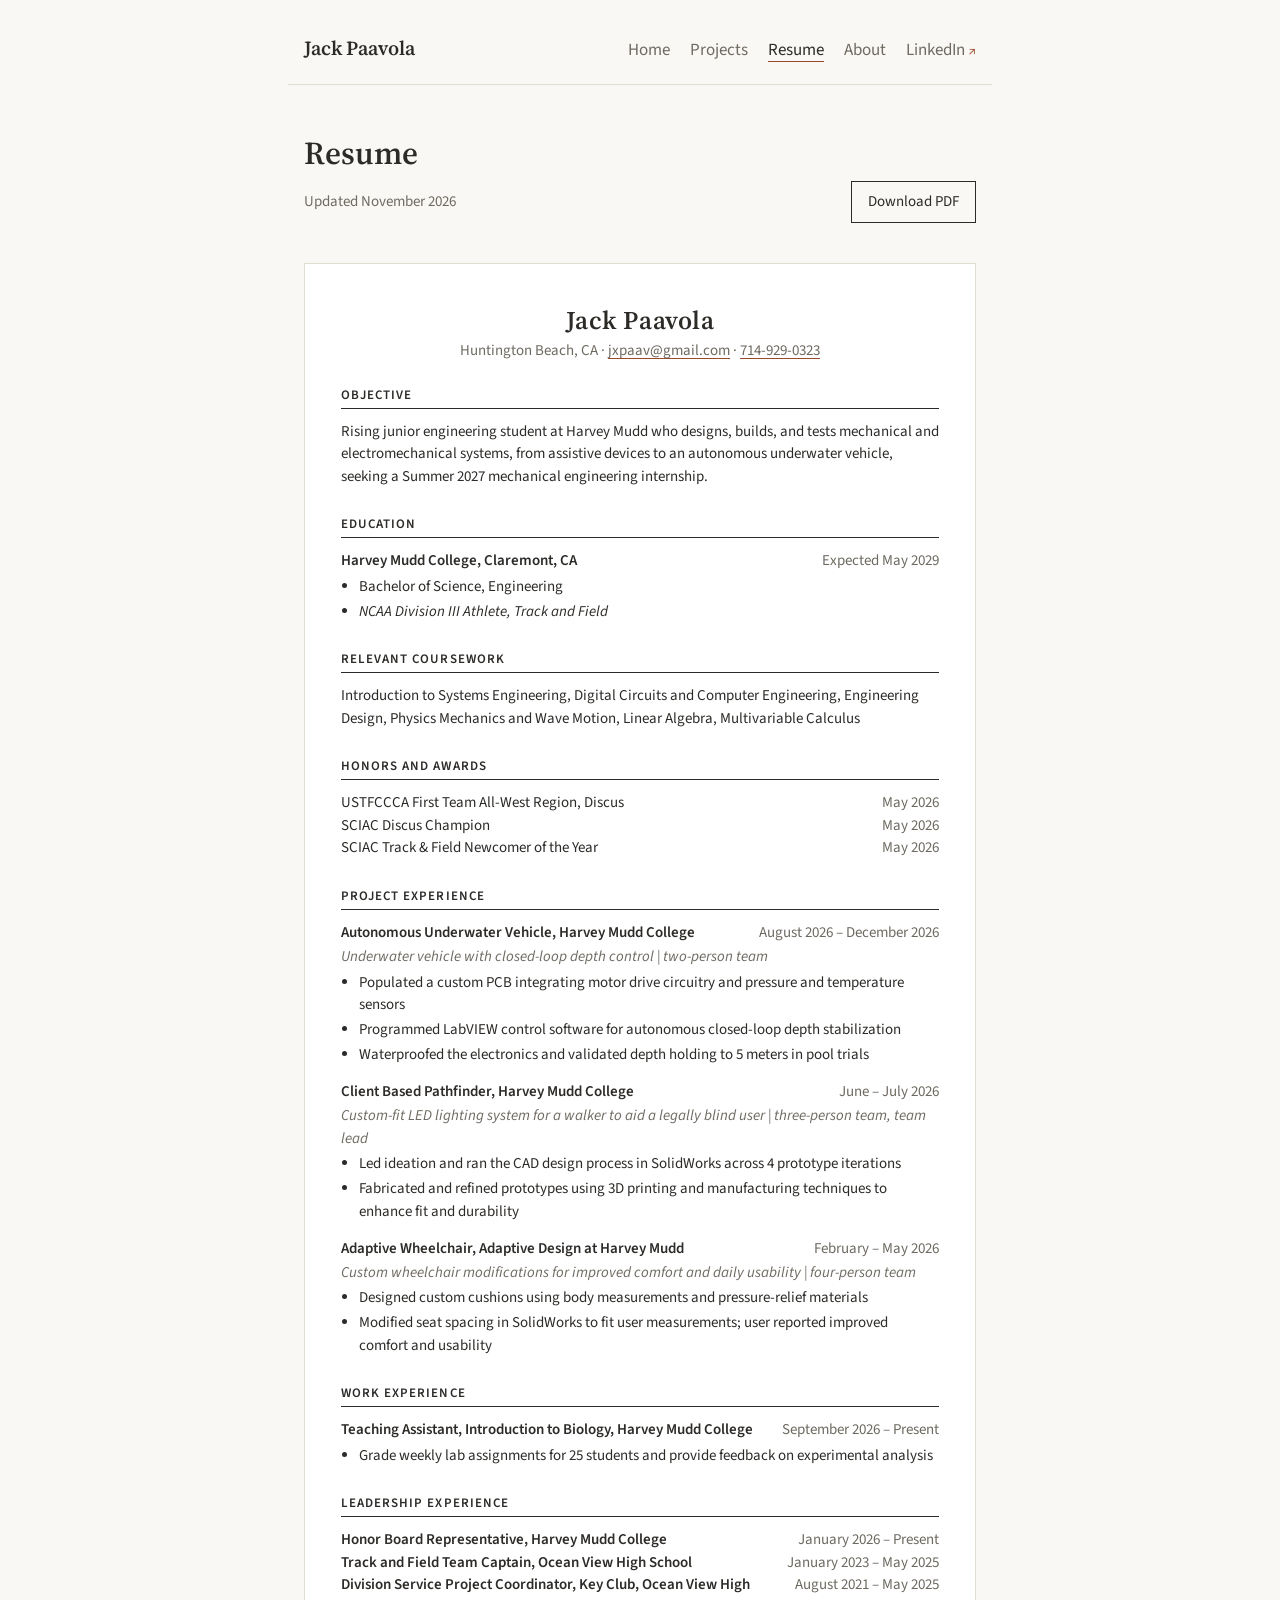
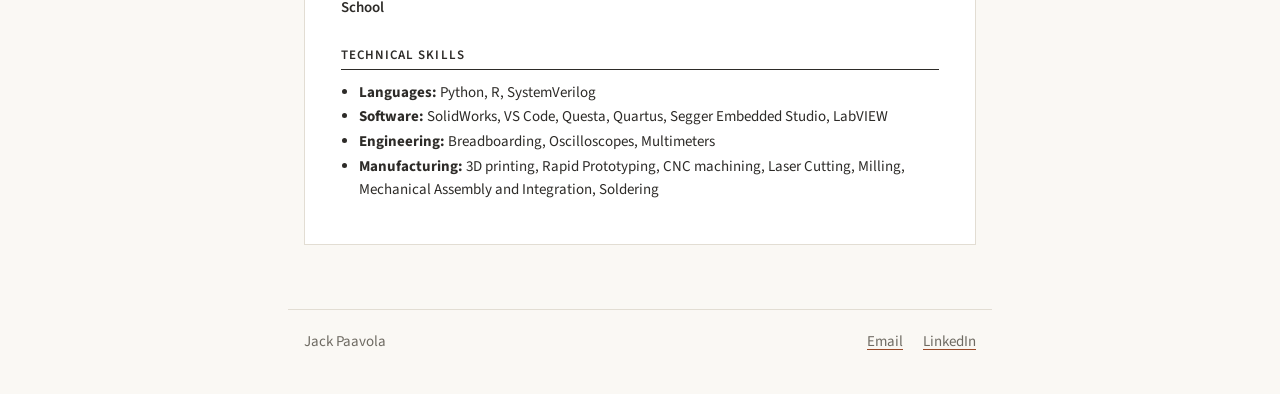
<file: public/resume.html>
<!doctype html>
<html lang="en">
<head>
  <meta charset="utf-8">
  <meta name="viewport" content="width=device-width, initial-scale=1">
  <title>Resume · Jack Paavola</title>
  <meta name="description" content="Resume of Jack Paavola, engineering student at Harvey Mudd College.">
  <link rel="preconnect" href="https://fonts.googleapis.com">
  <link rel="preconnect" href="https://fonts.gstatic.com" crossorigin>
  <link href="https://fonts.googleapis.com/css2?family=Source+Sans+3:ital,wght@0,400;0,600;1,400&family=Source+Serif+4:opsz,wght@8..60,400;8..60,600&display=swap" rel="stylesheet">
  <link rel="stylesheet" href="styles.css">
</head>
<body>
  <header class="site-header wrap">
    <a class="wordmark" href="index.html">Jack Paavola</a>
    <nav class="site-nav">
      <a href="index.html">Home</a>
      <a href="projects.html">Projects</a>
      <a href="resume.html" aria-current="page">Resume</a>
      <a href="about.html">About</a>
      <a class="nav-ext" href="https://www.linkedin.com/in/jackpaavola" target="_blank" rel="noopener">LinkedIn <span aria-hidden="true">&#8599;</span></a>
    </nav>
  </header>

  <main class="wrap">
    <h1 class="page-title">Resume</h1>
    <div class="resume-actions">
      <p class="updated">Updated November 2026</p>
      <a class="button" href="assets/Jack_Paavola_Resume.pdf" download>Download PDF</a>
    </div>

    <!-- Source: Paavola_Resume_11_23.docx (1).pdf. Keep in sync with assets/Jack_Paavola_Resume.pdf -->
    <article class="resume">
      <header>
        <h1>Jack Paavola</h1>
        <p>Huntington Beach, CA · <a href="mailto:jxpaav@gmail.com">jxpaav@gmail.com</a> · <a href="tel:+17149290323">714-929-0323</a></p>
      </header>

      <section>
        <h2>Objective</h2>
        <p>Rising junior engineering student at Harvey Mudd who designs, builds, and tests mechanical and electromechanical systems, from assistive devices to an autonomous underwater vehicle, seeking a Summer 2027 mechanical engineering internship.</p>
      </section>

      <section>
        <h2>Education</h2>
        <div class="entry">
          <div class="entry-head"><strong>Harvey Mudd College, Claremont, CA</strong><span class="date">Expected May 2029</span></div>
          <ul>
            <li>Bachelor of Science, Engineering</li>
            <li><em>NCAA Division III Athlete, Track and Field</em></li>
          </ul>
        </div>
      </section>

      <section>
        <h2>Relevant Coursework</h2>
        <p>Introduction to Systems Engineering, Digital Circuits and Computer Engineering, Engineering Design, Physics Mechanics and Wave Motion, Linear Algebra, Multivariable Calculus</p>
      </section>

      <section>
        <h2>Honors and Awards</h2>
        <div class="entry-head"><span>USTFCCCA First Team All-West Region, Discus</span><span class="date">May 2026</span></div>
        <div class="entry-head"><span>SCIAC Discus Champion</span><span class="date">May 2026</span></div>
        <div class="entry-head"><span>SCIAC Track &amp; Field Newcomer of the Year</span><span class="date">May 2026</span></div>
      </section>

      <section>
        <h2>Project Experience</h2>
        <div class="entry">
          <div class="entry-head"><strong>Autonomous Underwater Vehicle, Harvey Mudd College</strong><span class="date">August 2026 – December 2026</span></div>
          <p class="sub">Underwater vehicle with closed-loop depth control | two-person team</p>
          <ul>
            <li>Populated a custom PCB integrating motor drive circuitry and pressure and temperature sensors</li>
            <li>Programmed LabVIEW control software for autonomous closed-loop depth stabilization</li>
            <li>Waterproofed the electronics and validated depth holding to 5 meters in pool trials</li>
          </ul>
        </div>
        <div class="entry">
          <div class="entry-head"><strong>Client Based Pathfinder, Harvey Mudd College</strong><span class="date">June – July 2026</span></div>
          <p class="sub">Custom-fit LED lighting system for a walker to aid a legally blind user | three-person team, team lead</p>
          <ul>
            <li>Led ideation and ran the CAD design process in SolidWorks across 4 prototype iterations</li>
            <li>Fabricated and refined prototypes using 3D printing and manufacturing techniques to enhance fit and durability</li>
          </ul>
        </div>
        <div class="entry">
          <div class="entry-head"><strong>Adaptive Wheelchair, Adaptive Design at Harvey Mudd</strong><span class="date">February – May 2026</span></div>
          <p class="sub">Custom wheelchair modifications for improved comfort and daily usability | four-person team</p>
          <ul>
            <li>Designed custom cushions using body measurements and pressure-relief materials</li>
            <li>Modified seat spacing in SolidWorks to fit user measurements; user reported improved comfort and usability</li>
          </ul>
        </div>
      </section>

      <section>
        <h2>Work Experience</h2>
        <div class="entry">
          <div class="entry-head"><strong>Teaching Assistant, Introduction to Biology, Harvey Mudd College</strong><span class="date">September 2026 – Present</span></div>
          <ul><li>Grade weekly lab assignments for 25 students and provide feedback on experimental analysis</li></ul>
        </div>
      </section>

      <section>
        <h2>Leadership Experience</h2>
        <div class="entry-head"><strong>Honor Board Representative, Harvey Mudd College</strong><span class="date">January 2026 – Present</span></div>
        <div class="entry-head"><strong>Track and Field Team Captain, Ocean View High School</strong><span class="date">January 2023 – May 2025</span></div>
        <div class="entry-head"><strong>Division Service Project Coordinator, Key Club, Ocean View High School</strong><span class="date">August 2021 – May 2025</span></div>
      </section>

      <section>
        <h2>Technical Skills</h2>
        <ul>
          <li><strong>Languages:</strong> Python, R, SystemVerilog</li>
          <li><strong>Software:</strong> SolidWorks, VS Code, Questa, Quartus, Segger Embedded Studio, LabVIEW</li>
          <li><strong>Engineering:</strong> Breadboarding, Oscilloscopes, Multimeters</li>
          <li><strong>Manufacturing:</strong> 3D printing, Rapid Prototyping, CNC machining, Laser Cutting, Milling, Mechanical Assembly and Integration, Soldering</li>
        </ul>
      </section>
    </article>
  </main>

  <footer class="site-footer wrap">
    <span>Jack Paavola</span>
    <span class="links">
      <a href="mailto:jxpaav@gmail.com">Email</a>
      <a href="https://www.linkedin.com/in/jackpaavola">LinkedIn</a>
    </span>
  </footer>
</body>
</html>
</file>
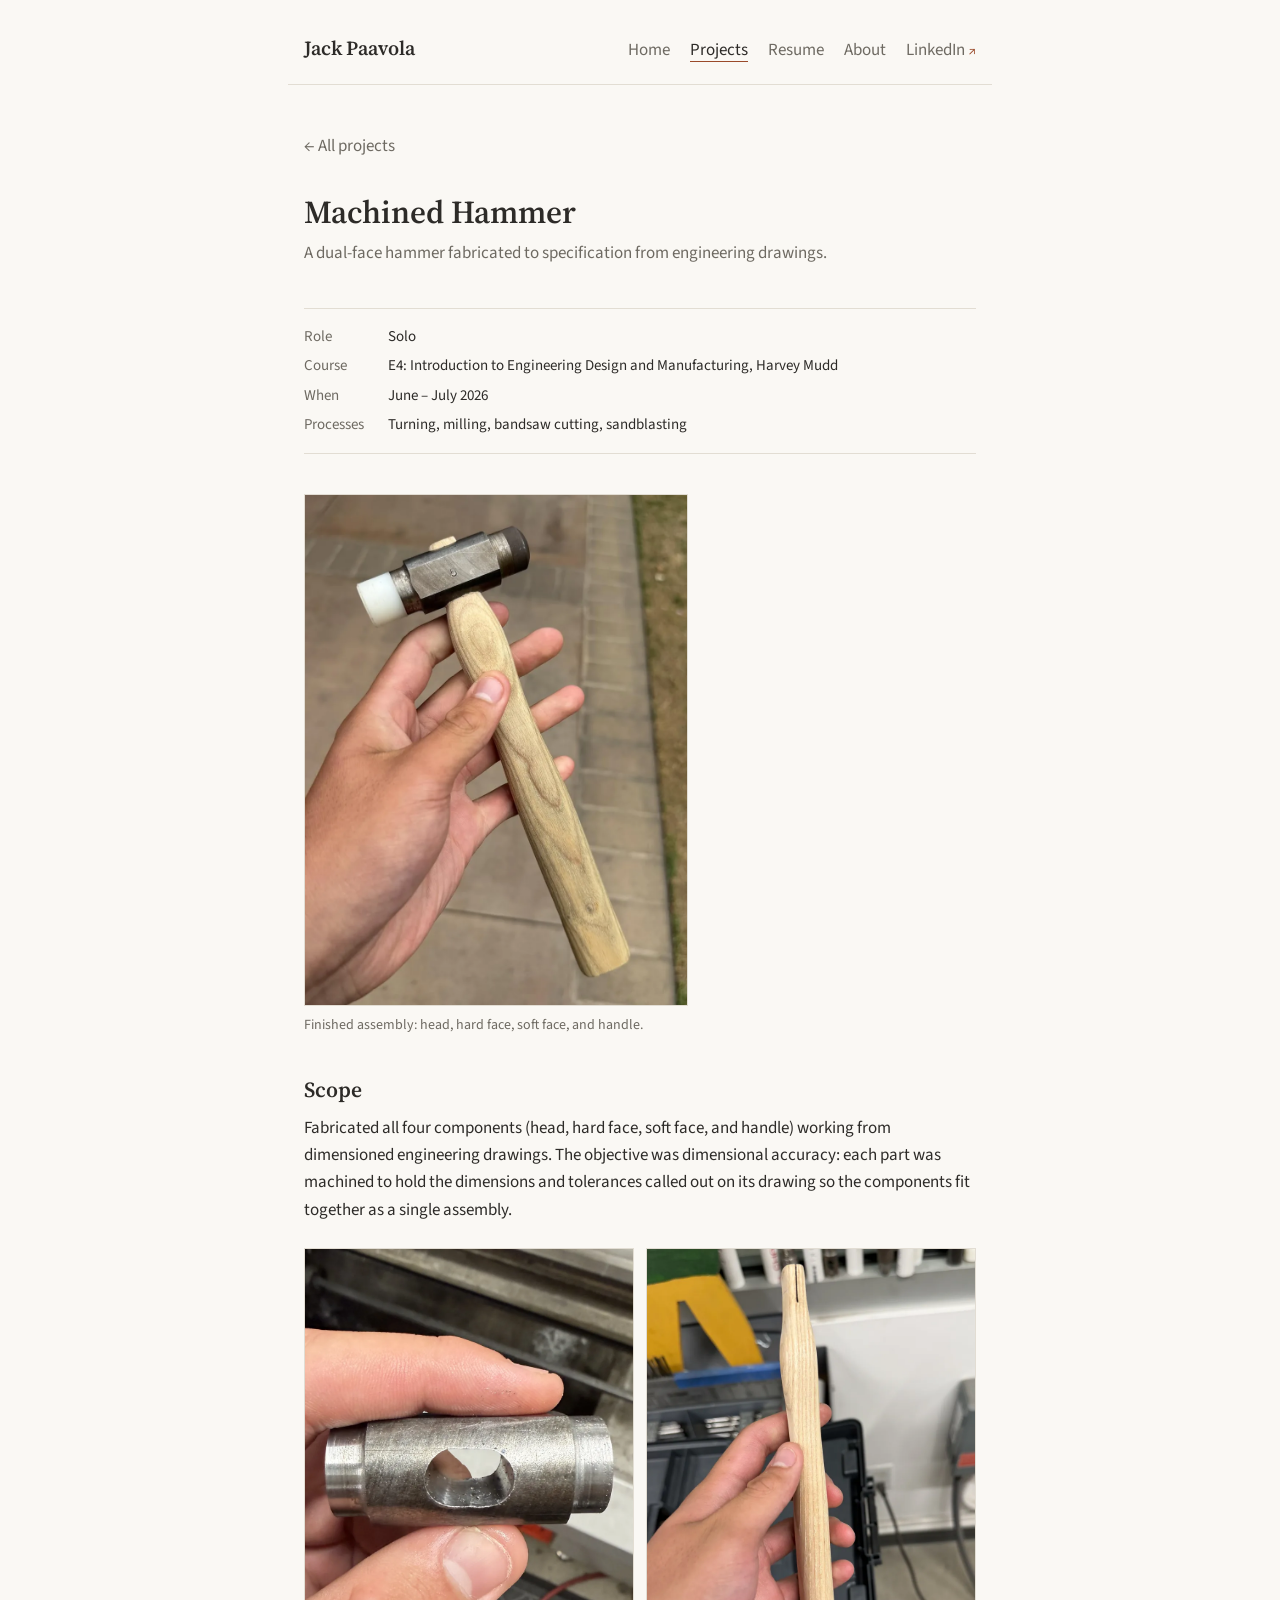
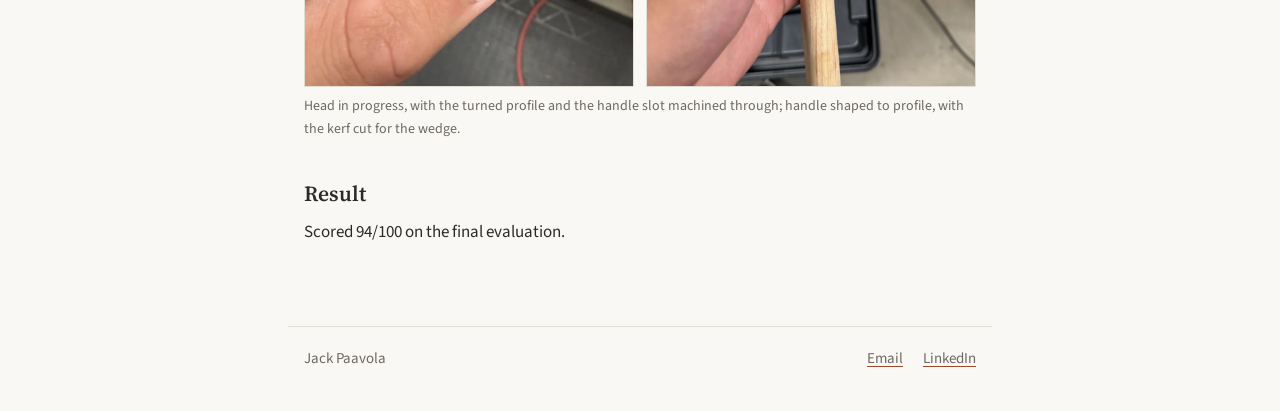
<file: public/projects/hammer.html>
<!doctype html>
<html lang="en">
<head>
  <meta charset="utf-8">
  <meta name="viewport" content="width=device-width, initial-scale=1">
  <title>Machined Hammer · Jack Paavola</title>
  <meta name="description" content="Machined Hammer: a dual-face hammer fabricated to specification from engineering drawings for E4 at Harvey Mudd College.">
  <link rel="preconnect" href="https://fonts.googleapis.com">
  <link rel="preconnect" href="https://fonts.gstatic.com" crossorigin>
  <link href="https://fonts.googleapis.com/css2?family=Source+Sans+3:ital,wght@0,400;0,600;1,400&family=Source+Serif+4:opsz,wght@8..60,400;8..60,600&display=swap" rel="stylesheet">
  <link rel="stylesheet" href="../styles.css">
</head>
<body>
  <header class="site-header wrap">
    <a class="wordmark" href="../index.html">Jack Paavola</a>
    <nav class="site-nav">
      <a href="../index.html">Home</a>
      <a href="../projects.html" aria-current="page">Projects</a>
      <a href="../resume.html">Resume</a>
      <a href="../about.html">About</a>
      <a class="nav-ext" href="https://www.linkedin.com/in/jackpaavola" target="_blank" rel="noopener">LinkedIn <span aria-hidden="true">&#8599;</span></a>
    </nav>
  </header>

  <main class="wrap">
    <a class="back" href="../projects.html">&larr; All projects</a>
    <h1 class="page-title">Machined Hammer</h1>
    <p class="page-sub">A dual-face hammer fabricated to specification from engineering drawings.</p>

    <dl class="facts">
      <dt>Role</dt><dd>Solo</dd>
      <dt>Course</dt><dd>E4: Introduction to Engineering Design and Manufacturing, Harvey Mudd</dd>
      <dt>When</dt><dd>June – July 2026</dd>
      <dt>Processes</dt><dd>Turning, milling, bandsaw cutting, sandblasting</dd>
    </dl>

    <div class="prose">
      <figure>
        <img class="shot hero-narrow" src="../assets/hammer-finished.webp" width="900" height="1200" alt="The finished hammer held in one hand: a metal head with a white soft face and a dark hard face, on a wooden handle">
        <figcaption>Finished assembly: head, hard face, soft face, and handle.</figcaption>
      </figure>

      <h2>Scope</h2>
      <p>Fabricated all four components (head, hard face, soft face, and handle) working from dimensioned engineering drawings. The objective was dimensional accuracy: each part was machined to hold the dimensions and tolerances called out on its drawing so the components fit together as a single assembly.</p>

      <figure>
        <div class="pair">
          <img class="shot" src="../assets/hammer-head-progress.webp" width="900" height="1200" alt="The metal hammer head partway through machining, held up in front of a lathe, with the slot for the handle cut through it">
          <img class="shot" src="../assets/hammer-handle.webp" width="900" height="1200" alt="The shaped wooden handle, with a slot cut in the top for the wedge">
        </div>
        <figcaption>Head in progress, with the turned profile and the handle slot machined through; handle shaped to profile, with the kerf cut for the wedge.</figcaption>
      </figure>

      <h2>Result</h2>
      <p>Scored 94/100 on the final evaluation.</p>
    </div>
  </main>

  <footer class="site-footer wrap">
    <span>Jack Paavola</span>
    <span class="links">
      <a href="mailto:jxpaav@gmail.com">Email</a>
      <a href="https://www.linkedin.com/in/jackpaavola">LinkedIn</a>
    </span>
  </footer>
</body>
</html>
</file>
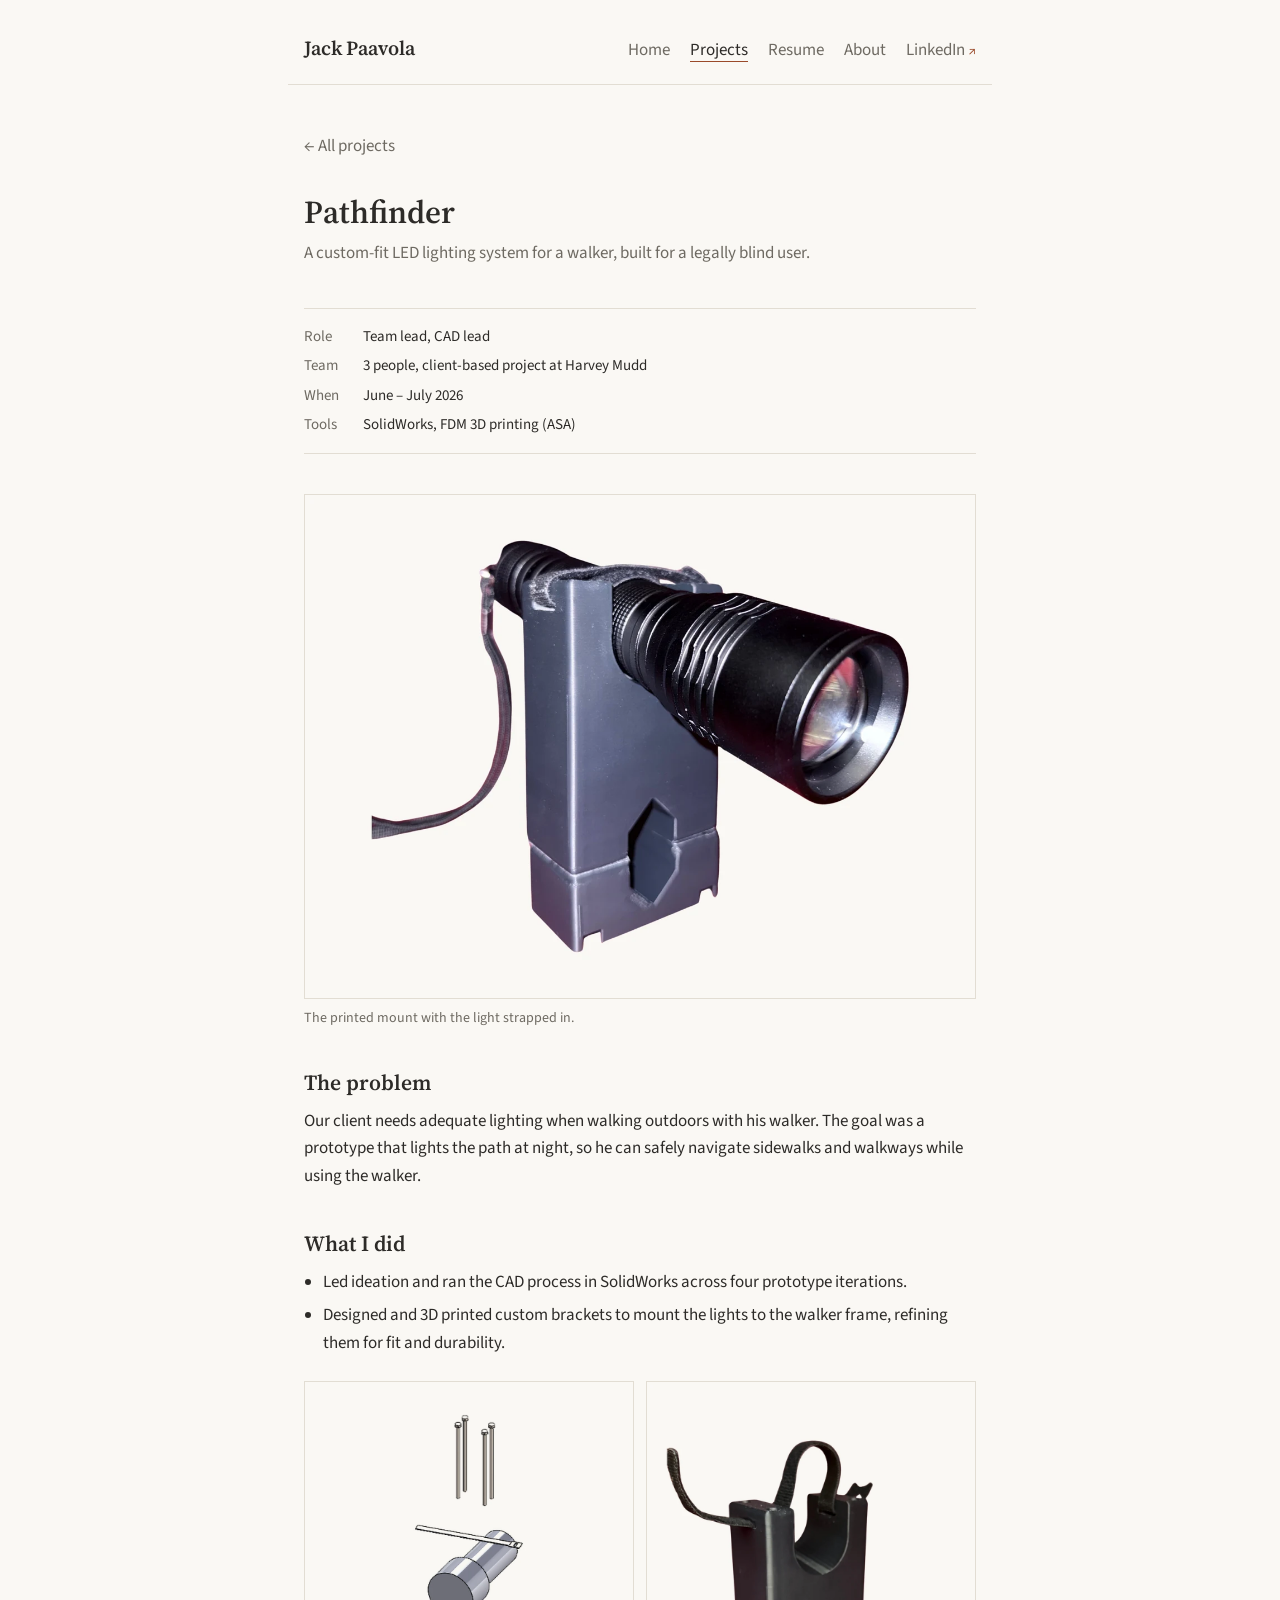
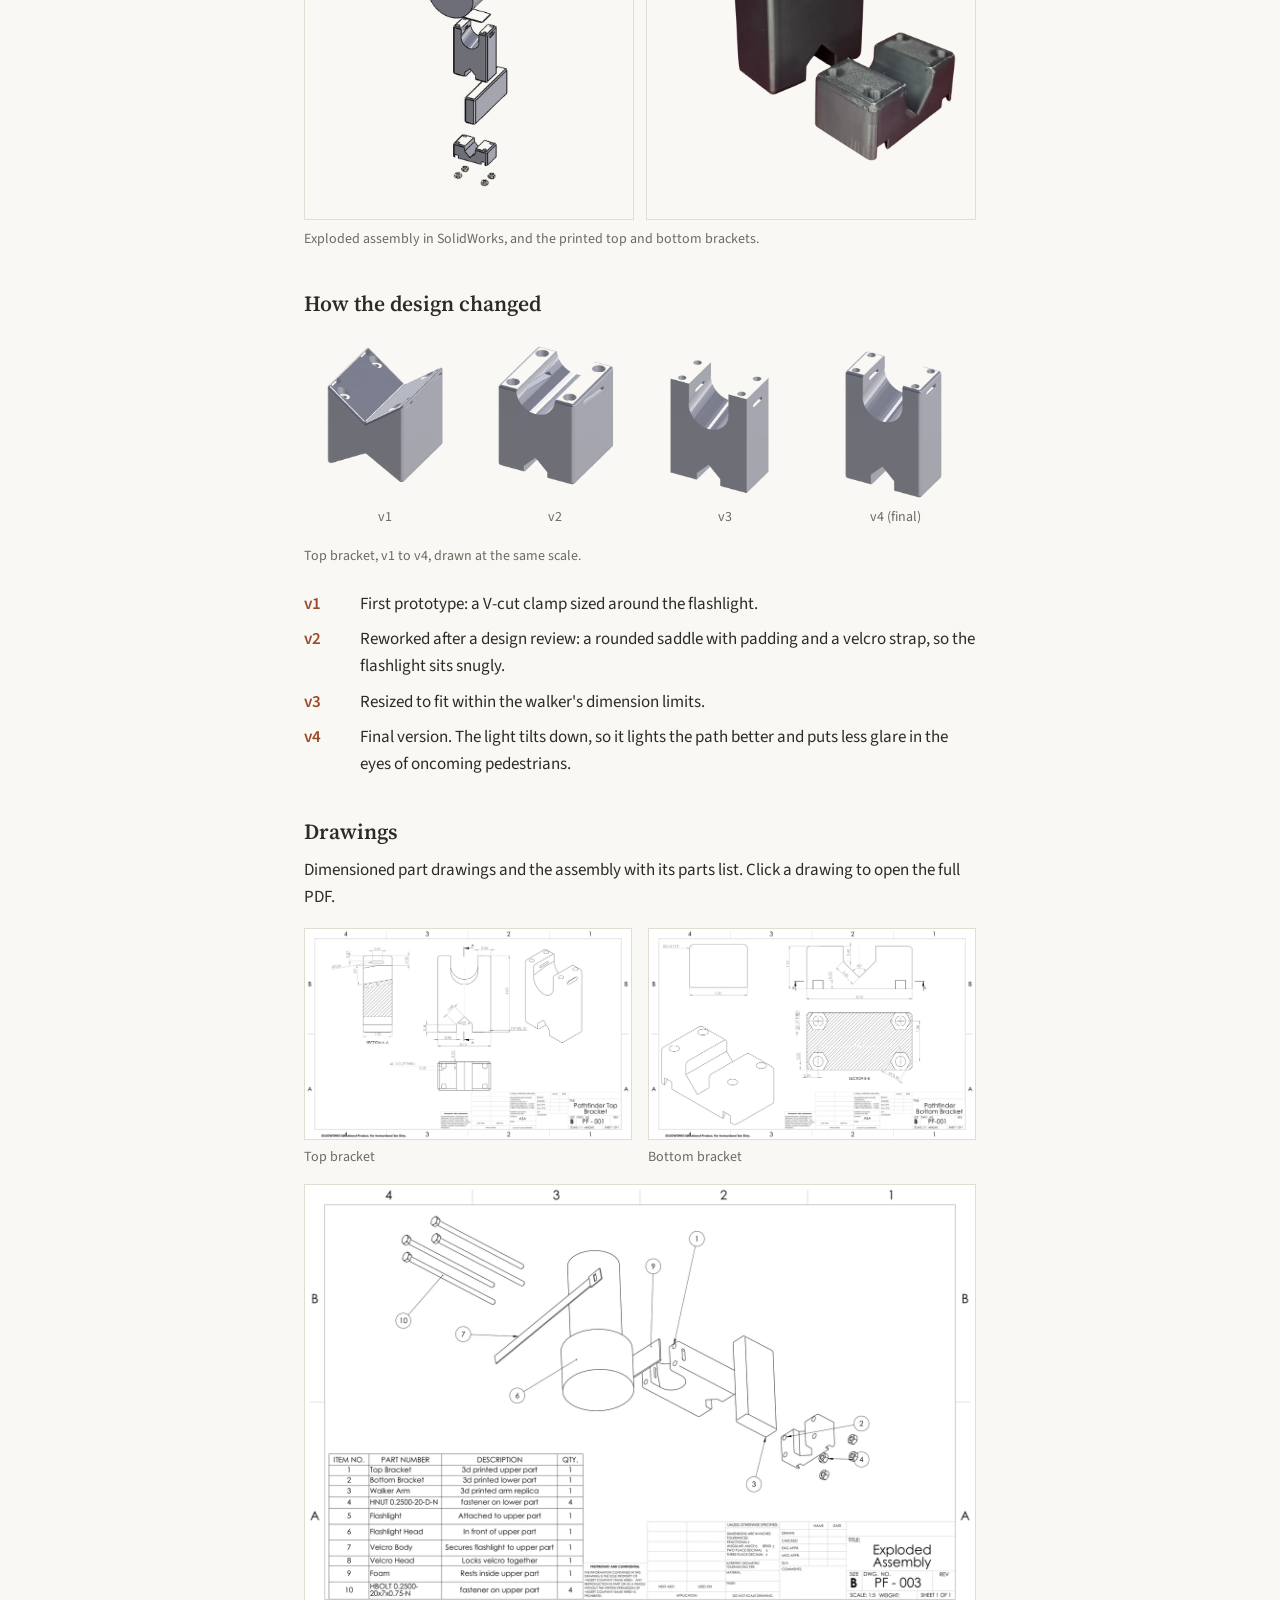
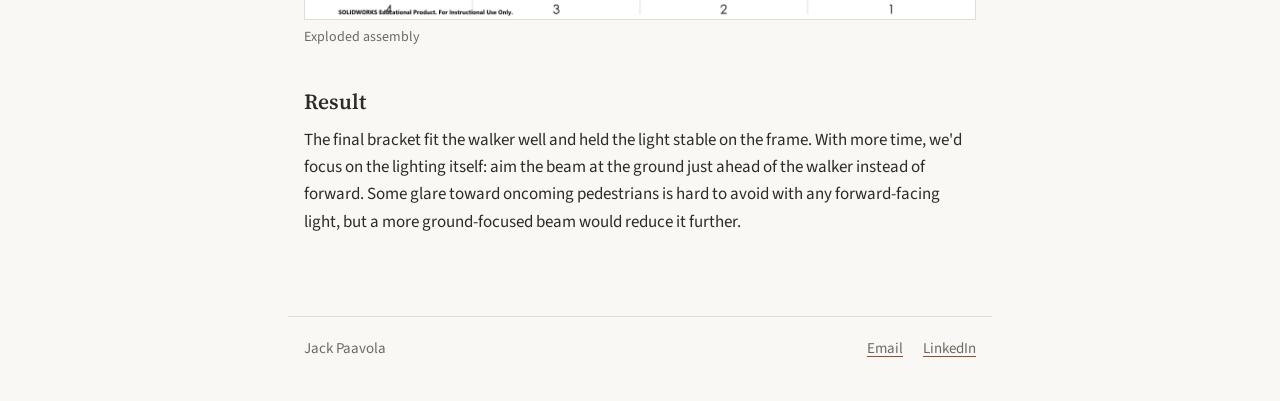
<file: public/projects/pathfinder.html>
<!doctype html>
<html lang="en">
<head>
  <meta charset="utf-8">
  <meta name="viewport" content="width=device-width, initial-scale=1">
  <title>Pathfinder · Jack Paavola</title>
  <meta name="description" content="Pathfinder: a custom-fit LED lighting system for a walker, designed for a legally blind user.">
  <link rel="preconnect" href="https://fonts.googleapis.com">
  <link rel="preconnect" href="https://fonts.gstatic.com" crossorigin>
  <link href="https://fonts.googleapis.com/css2?family=Source+Sans+3:ital,wght@0,400;0,600;1,400&family=Source+Serif+4:opsz,wght@8..60,400;8..60,600&display=swap" rel="stylesheet">
  <link rel="stylesheet" href="../styles.css">
</head>
<body>
  <header class="site-header wrap">
    <a class="wordmark" href="../index.html">Jack Paavola</a>
    <nav class="site-nav">
      <a href="../index.html">Home</a>
      <a href="../projects.html" aria-current="page">Projects</a>
      <a href="../resume.html">Resume</a>
      <a href="../about.html">About</a>
      <a class="nav-ext" href="https://www.linkedin.com/in/jackpaavola" target="_blank" rel="noopener">LinkedIn <span aria-hidden="true">&#8599;</span></a>
    </nav>
  </header>

  <main class="wrap">
    <a class="back" href="../projects.html">&larr; All projects</a>
    <h1 class="page-title">Pathfinder</h1>
    <p class="page-sub">A custom-fit LED lighting system for a walker, built for a legally blind user.</p>

    <dl class="facts">
      <dt>Role</dt><dd>Team lead, CAD lead</dd>
      <dt>Team</dt><dd>3 people, client-based project at Harvey Mudd</dd>
      <dt>When</dt><dd>June – July 2026</dd>
      <dt>Tools</dt><dd>SolidWorks, FDM 3D printing (ASA)</dd>
    </dl>

    <div class="prose">
      <figure>
        <img class="shot" src="../assets/pathfinder-photo-mounted.webp" width="1200" height="900" alt="The finished Pathfinder mount: a grey 3D-printed bracket clamping a black flashlight, held in place with a strap">
        <figcaption>The printed mount with the light strapped in. <!-- TODO: add a photo of it on the walker --></figcaption>
      </figure>

      <h2>The problem</h2>
      <p>Our client needs adequate lighting when walking outdoors with his walker. The goal was a prototype that lights the path at night, so he can safely navigate sidewalks and walkways while using the walker.</p>

      <h2>What I did</h2>
      <ul>
        <li>Led ideation and ran the CAD process in SolidWorks across four prototype iterations.</li>
        <li>Designed and 3D printed custom brackets to mount the lights to the walker frame, refining them for fit and durability.</li>
      </ul>
      <figure>
        <div class="pair">
          <img class="shot" src="../assets/pathfinder-assembly.webp" width="900" height="1199" alt="Exploded SolidWorks assembly: bolts, flashlight, strap, foam, top bracket, walker-arm replica, bottom bracket, and nuts, stacked vertically">
          <img class="shot" src="../assets/pathfinder-photo-parts.webp" width="900" height="1200" alt="The printed top bracket with its strap, and the printed bottom bracket">
        </div>
        <figcaption>Exploded assembly in SolidWorks, and the printed top and bottom brackets.</figcaption>
      </figure>

      <h2>How the design changed</h2>
      <figure>
        <ol class="iterations">
          <li><img src="../assets/pathfinder-v1.webp" width="480" height="480" alt="Bracket v1: V-cut block sized for the flashlight"><span>v1</span></li>
          <li><img src="../assets/pathfinder-v2.webp" width="480" height="480" alt="Bracket v2: rounded saddle with slots for a velcro strap"><span>v2</span></li>
          <li><img src="../assets/pathfinder-v3.webp" width="480" height="480" alt="Bracket v3: rounded saddle resized to the walker's dimensions"><span>v3</span></li>
          <li><img src="../assets/pathfinder-v4.webp" width="480" height="480" alt="Final bracket, v4: saddle angled so the light tilts down toward the path"><span>v4 (final)</span></li>
        </ol>
        <figcaption>Top bracket, v1 to v4, drawn at the same scale.</figcaption>
      </figure>

      <dl class="steps">
        <dt>v1</dt><dd>First prototype: a V-cut clamp sized around the flashlight.</dd>
        <dt>v2</dt><dd>Reworked after a design review: a rounded saddle with padding and a velcro strap, so the flashlight sits snugly.</dd>
        <dt>v3</dt><dd>Resized to fit within the walker's dimension limits.</dd>
        <dt>v4</dt><dd>Final version. The light tilts down, so it lights the path better and puts less glare in the eyes of oncoming pedestrians.</dd>
      </dl>

      <h2>Drawings</h2>
      <p>Dimensioned part drawings and the assembly with its parts list. Click a drawing to open the full PDF.</p>
      <ul class="drawings">
        <li><a href="../assets/drawings/pathfinder-top-bracket.pdf"><img class="shot" src="../assets/drawings/pathfinder-top-bracket.webp" width="1400" height="906" alt="Drawing of the top bracket: front, top, section A-A, and isometric views with dimensions in inches"></a><span>Top bracket</span></li>
        <li><a href="../assets/drawings/pathfinder-bottom-bracket.pdf"><img class="shot" src="../assets/drawings/pathfinder-bottom-bracket.webp" width="1400" height="906" alt="Drawing of the bottom bracket: front, side, section B-B showing hex nut pockets, and isometric views"></a><span>Bottom bracket</span></li>
        <li><a href="../assets/drawings/pathfinder-exploded-assembly.pdf"><img class="shot" src="../assets/drawings/pathfinder-exploded-assembly.webp" width="1400" height="906" alt="Exploded assembly drawing with balloons and a ten-item parts list"></a><span>Exploded assembly</span></li>
      </ul>

      <h2>Result</h2>
      <p>The final bracket fit the walker well and held the light stable on the frame. With more time, we'd focus on the lighting itself: aim the beam at the ground just ahead of the walker instead of forward. Some glare toward oncoming pedestrians is hard to avoid with any forward-facing light, but a more ground-focused beam would reduce it further.</p>
    </div>
  </main>

  <footer class="site-footer wrap">
    <span>Jack Paavola</span>
    <span class="links">
      <a href="mailto:jxpaav@gmail.com">Email</a>
      <a href="https://www.linkedin.com/in/jackpaavola">LinkedIn</a>
    </span>
  </footer>
</body>
</html>
</file>
<file: styles.css>
/* ---------- Tokens ---------- */
:root {
  --bg: #faf8f4;
  --surface: #f2eee7;
  --text: #2d2b28;
  --muted: #6e6a62;
  --rule: #e2ddd3;
  --accent: #9a4a2a;

  --serif: "Source Serif 4", Georgia, "Times New Roman", serif;
  --sans: "Source Sans 3", -apple-system, "Segoe UI", Helvetica, Arial, sans-serif;

  --measure: 44rem;
}

/* ---------- Base ---------- */
*, *::before, *::after { box-sizing: border-box; }

html { -webkit-text-size-adjust: 100%; }

body {
  margin: 0;
  background: var(--bg);
  color: var(--text);
  font-family: var(--sans);
  font-size: 1.0625rem;
  line-height: 1.6;
  -webkit-font-smoothing: antialiased;
}

h1, h2, h3 {
  font-family: var(--serif);
  font-weight: 600;
  line-height: 1.25;
  margin: 0;
}

p { margin: 0 0 1rem; }

a {
  color: inherit;
  text-decoration: underline;
  text-decoration-color: var(--accent);
  text-decoration-thickness: 1px;
  text-underline-offset: 0.2em;
}
a:hover { color: var(--accent); }

img { max-width: 100%; display: block; }

.wrap {
  max-width: var(--measure);
  margin-left: auto;
  margin-right: auto;
  padding-left: 1rem;
  padding-right: 1rem;
}

/* ---------- Header ---------- */
.site-header {
  display: flex;
  flex-wrap: wrap;
  align-items: baseline;
  justify-content: space-between;
  gap: 0.5rem 1.5rem;
  padding-top: 2rem;
  padding-bottom: 1.25rem;
  border-bottom: 1px solid var(--rule);
}

.wordmark {
  font-family: var(--serif);
  font-size: 1.25rem;
  font-weight: 600;
  text-decoration: none;
}
.wordmark:hover { color: var(--text); }

.site-nav { display: flex; gap: 1.25rem; }
.site-nav a {
  text-decoration: none;
  color: var(--muted);
}
.site-nav a:hover { color: var(--text); }
.site-nav a[aria-current="page"] {
  color: var(--text);
  text-decoration: underline;
  text-decoration-color: var(--accent);
  text-underline-offset: 0.35em;
}

/* ---------- Main ---------- */
main { padding-top: 3rem; padding-bottom: 4rem; }

.page-title {
  font-size: 2rem;
  margin-bottom: 0.5rem;
}
.page-sub { color: var(--muted); margin-bottom: 2.5rem; }

.section { margin-top: 3.5rem; }

.label {
  font-family: var(--sans);
  font-size: 0.8125rem;
  font-weight: 600;
  letter-spacing: 0.08em;
  text-transform: uppercase;
  color: var(--muted);
  margin-bottom: 1.25rem;
}

/* ---------- Home ---------- */
.intro h1 {
  font-size: clamp(1.6rem, 4.5vw, 2.15rem);
  font-weight: 400;
  line-height: 1.3;
  max-width: 36rem;
  margin-bottom: 1.25rem;
}
.intro .lede { color: var(--muted); }

.inline-links {
  display: flex;
  flex-wrap: wrap;
  gap: 0.25rem 1.25rem;
  margin-top: 1.5rem;
}

/* ---------- Project rows ---------- */
.project {
  display: grid;
  grid-template-columns: 9rem 1fr;
  gap: 0 1.5rem;
  padding: 1.5rem 0;
  border-top: 1px solid var(--rule);
}
.project:last-child { border-bottom: 1px solid var(--rule); }

.project .when {
  color: var(--muted);
  font-size: 0.9375rem;
  padding-top: 0.2rem;
}
.project h3 { font-size: 1.25rem; margin-bottom: 0.35rem; }
.project h3 a { text-decoration: none; }
.project h3 a:hover { text-decoration: underline; text-decoration-color: var(--accent); }
.project p { margin-bottom: 0.5rem; }
.project .tags { color: var(--muted); font-size: 0.9375rem; margin: 0; }
.project .status {
  display: inline-block;
  font-size: 0.8125rem;
  color: var(--accent);
  margin-left: 0.5rem;
  font-family: var(--sans);
  font-weight: 400;
}

/* Clickable project card (has a write-up page) */
.project.has-page {
  grid-template-columns: 9rem 1fr 9rem;
  position: relative;
  transition: background-color 0.15s ease, box-shadow 0.15s ease;
}
.project.has-page h3 a::after {      /* stretch the title link over the whole card */
  content: "";
  position: absolute;
  inset: 0;
}
.project.has-page:hover {          /* tint bleeds 0.75rem past the text column without shifting layout */
  background: var(--surface);
  box-shadow: -0.75rem 0 0 var(--surface), 0.75rem 0 0 var(--surface);
}
.project.has-page:hover h3 a { text-decoration: underline; text-decoration-color: var(--accent); }
.project.has-page:focus-within { outline: 2px solid var(--accent); outline-offset: -2px; }
.project .more {
  color: var(--accent);
  font-size: 0.9375rem;
  font-weight: 600;
  margin: 0.75rem 0 0;
}
.project .more .arrow { display: inline-block; transition: transform 0.15s ease; }
.project.has-page:hover .more .arrow { transform: translateX(4px); }
.project .thumb {
  width: 100%;
  height: auto;
  aspect-ratio: 4 / 3;
  object-fit: cover;
  border: 1px solid var(--rule);
  align-self: start;
}

@media (max-width: 34rem) {
  .project.has-page { grid-template-columns: 1fr; }
  .project .thumb { order: -1; margin-bottom: 0.75rem; }
  .project { grid-template-columns: 1fr; }
  .project .when { padding-top: 0; margin-bottom: 0.25rem; }
}

/* ---------- Featured project (home) ---------- */
.feature {
  display: grid;
  grid-template-columns: 1fr 1fr;
  gap: 1.5rem;
  align-items: start;
}
.feature h3 { font-size: 1.4rem; margin: 0.25rem 0 0.6rem; }
.feature > a { text-decoration: none; }

/* Clickable featured card on Home */
.card { position: relative; transition: background-color 0.15s ease, box-shadow 0.15s ease; }
.card h3 a { text-decoration: none; }
.card h3 a::after { content: ""; position: absolute; inset: 0; }
.card:hover {
  background: var(--surface);
  box-shadow: 0 0 0 0.75rem var(--surface);
}
.card:hover h3 a { text-decoration: underline; text-decoration-color: var(--accent); }
.card:focus-within { outline: 2px solid var(--accent); outline-offset: 0.75rem; }
.card .more { color: var(--accent); font-size: 0.9375rem; font-weight: 600; margin: 0.75rem 0 0; }
.card .arrow, .see-all .arrow { display: inline-block; transition: transform 0.15s ease; }
.card:hover .more .arrow, .see-all a:hover .arrow { transform: translateX(4px); }

.see-all { margin: 1.75rem 0 0; }
.see-all a { text-decoration: none; color: var(--accent); font-weight: 600; font-size: 0.9375rem; }
.see-all a:hover { text-decoration: underline; }
.feature .meta { color: var(--muted); font-size: 0.9375rem; margin: 0; }

@media (max-width: 34rem) {
  .feature { grid-template-columns: 1fr; }
}

/* ---------- Placeholders (remove as real content arrives) ---------- */
.ph {
  aspect-ratio: 4 / 3;
  background: var(--surface);
  border: 1px solid var(--rule);
  display: flex;
  align-items: center;
  justify-content: center;
  text-align: center;
  padding: 1rem;
  color: var(--muted);
  font-size: 0.875rem;
}
.shot {
  width: 100%;
  height: auto;
  border: 1px solid var(--rule);
}
/* About: photo beside the bio, stacked on phones */
.about-intro {
  display: grid;
  grid-template-columns: 14rem 1fr;
  gap: 2rem;
  align-items: start;
  margin-top: 1.75rem;
}
.portrait {
  width: 100%;
  height: auto;
  aspect-ratio: 4 / 5;
  object-fit: cover;
  border: 1px solid var(--rule);
}
@media (max-width: 34rem) {
  .about-intro { grid-template-columns: 1fr; gap: 1.25rem; }
  .portrait { max-width: 16rem; }
}

.steps {
  display: grid;
  grid-template-columns: 2.5rem 1fr;
  gap: 0.5rem 1rem;
  margin: 0 0 1rem;
}
.steps dt { color: var(--accent); font-weight: 600; }
.steps dd { margin: 0; }

.pair {
  display: grid;
  grid-template-columns: 1fr 1fr;
  gap: 0.75rem;
}

.drawings {
  list-style: none;
  padding: 0;
  margin: 1rem 0 0;
  display: grid;
  grid-template-columns: 1fr 1fr;
  gap: 1rem;
}
.prose .drawings { padding: 0; }
.prose .drawings li { margin: 0; }
.drawings a { display: block; }
.drawings a:hover .shot { border-color: var(--accent); }
.drawings span { display: block; color: var(--muted); font-size: 0.875rem; margin-top: 0.35rem; }
.drawings li:last-child { grid-column: 1 / -1; }

@media (max-width: 34rem) {
  .drawings { grid-template-columns: 1fr; }
}

.iterations {
  list-style: none;
  margin: 0;
  padding: 0;
  display: grid;
  grid-template-columns: repeat(4, 1fr);
  gap: 0.5rem;
}
.iterations li { margin: 0; text-align: center; }
.iterations img { width: 100%; height: auto; }
.iterations span { color: var(--muted); font-size: 0.875rem; }

@media (max-width: 34rem) {
  .iterations { grid-template-columns: repeat(2, 1fr); }
}

.todo {
  border-left: 2px solid var(--accent);
  padding-left: 0.75rem;
  color: var(--muted);
  font-style: italic;
}

/* ---------- Project detail ---------- */
.facts {
  display: grid;
  grid-template-columns: max-content 1fr;
  gap: 0.35rem 1.5rem;
  margin: 0 0 2.5rem;
  padding: 1rem 0;
  border-top: 1px solid var(--rule);
  border-bottom: 1px solid var(--rule);
  font-size: 0.9375rem;
}
.facts dt { color: var(--muted); }
.facts dd { margin: 0; }

.prose h2 { font-size: 1.35rem; margin: 2.5rem 0 0.75rem; }
.prose ul { padding-left: 1.2rem; margin: 0 0 1rem; }
.prose li { margin-bottom: 0.4rem; }
.prose figure { margin: 1.5rem 0; }
.prose figcaption { color: var(--muted); font-size: 0.875rem; margin-top: 0.5rem; }

.back { display: inline-block; margin-bottom: 2rem; color: var(--muted); text-decoration: none; }
.back:hover { color: var(--text); }

/* ---------- Resume ---------- */
.resume-actions {
  display: flex;
  flex-wrap: wrap;
  align-items: center;
  justify-content: space-between;
  gap: 1rem;
  margin-bottom: 2.5rem;
}
.resume-actions .updated { color: var(--muted); font-size: 0.9375rem; margin: 0; }

.button {
  display: inline-block;
  padding: 0.5rem 1rem;
  border: 1px solid var(--text);
  text-decoration: none;
  font-size: 0.9375rem;
}
.button:hover { background: var(--text); color: var(--bg); }

.resume {
  background: #fff;
  border: 1px solid var(--rule);
  padding: 2.5rem 2.25rem;
  font-size: 0.9375rem;
  line-height: 1.5;
}
.resume header { text-align: center; margin-bottom: 1.5rem; }
.resume header h1 { font-size: 1.6rem; letter-spacing: 0.02em; margin-bottom: 0.25rem; }
.resume header p { margin: 0; color: var(--muted); }

.resume h2 {
  font-family: var(--sans);
  font-size: 0.8125rem;
  font-weight: 600;
  letter-spacing: 0.08em;
  text-transform: uppercase;
  padding-bottom: 0.3rem;
  border-bottom: 1px solid var(--text);
  margin: 1.75rem 0 0.75rem;
}
.resume section:first-of-type h2 { margin-top: 0; }

.entry { margin-bottom: 0.9rem; }
.entry-head {
  display: flex;
  flex-wrap: wrap;
  justify-content: space-between;
  gap: 0 1rem;
}
.entry-head strong { font-weight: 600; }
.entry-head .date { color: var(--muted); white-space: nowrap; }
.entry .sub { font-style: italic; color: var(--muted); margin: 0.1rem 0 0.2rem; }
.resume ul { margin: 0.2rem 0 0; padding-left: 1.1rem; }
.resume li { margin-bottom: 0.15rem; }

@media (max-width: 34rem) {
  .resume { padding: 1.5rem 1.1rem; }
}

/* ---------- Footer ---------- */
.site-footer {
  border-top: 1px solid var(--rule);
  padding-top: 1.25rem;
  padding-bottom: 2.5rem;
  color: var(--muted);
  font-size: 0.9375rem;
  display: flex;
  flex-wrap: wrap;
  justify-content: space-between;
  gap: 0.5rem 1.5rem;
}
.site-footer .links { display: flex; gap: 1.25rem; }

/* ---------- Print (resume page prints cleanly) ---------- */
@media print {
  body { background: #fff; font-size: 11pt; }
  .site-header, .site-footer, .resume-actions, .page-title, .page-sub { display: none; }
  main { padding: 0; }
  .resume { border: 0; padding: 0; }
  a { text-decoration: none; }
}
</file>
<file: public/styles.css>
/* ---------- Tokens ---------- */
:root {
  --bg: #faf8f4;
  --surface: #f2eee7;
  --text: #2d2b28;
  --muted: #6e6a62;
  --rule: #e2ddd3;
  --accent: #9a4a2a;

  --serif: "Source Serif 4", Georgia, "Times New Roman", serif;
  --sans: "Source Sans 3", -apple-system, "Segoe UI", Helvetica, Arial, sans-serif;

  --measure: 44rem;
}

/* ---------- Base ---------- */
*, *::before, *::after { box-sizing: border-box; }

html { -webkit-text-size-adjust: 100%; }

body {
  margin: 0;
  background: var(--bg);
  color: var(--text);
  font-family: var(--sans);
  font-size: 1.0625rem;
  line-height: 1.6;
  -webkit-font-smoothing: antialiased;
}

h1, h2, h3 {
  font-family: var(--serif);
  font-weight: 600;
  line-height: 1.25;
  margin: 0;
}

p { margin: 0 0 1rem; }

a {
  color: inherit;
  text-decoration: underline;
  text-decoration-color: var(--accent);
  text-decoration-thickness: 1px;
  text-underline-offset: 0.2em;
}
a:hover { color: var(--accent); }

img { max-width: 100%; display: block; }

.wrap {
  max-width: var(--measure);
  margin-left: auto;
  margin-right: auto;
  padding-left: 1rem;
  padding-right: 1rem;
}

/* ---------- Header ---------- */
.site-header {
  display: flex;
  flex-wrap: wrap;
  align-items: baseline;
  justify-content: space-between;
  gap: 0.5rem 1.5rem;
  padding-top: 2rem;
  padding-bottom: 1.25rem;
  border-bottom: 1px solid var(--rule);
}

.wordmark {
  font-family: var(--serif);
  font-size: 1.25rem;
  font-weight: 600;
  text-decoration: none;
}
.wordmark:hover { color: var(--text); }

.site-nav { display: flex; gap: 1.25rem; }
.site-nav a {
  text-decoration: none;
  color: var(--muted);
}
.site-nav a:hover { color: var(--text); }
.site-nav a[aria-current="page"] {
  color: var(--text);
  text-decoration: underline;
  text-decoration-color: var(--accent);
  text-underline-offset: 0.35em;
}

/* ---------- Main ---------- */
main { padding-top: 3rem; padding-bottom: 4rem; }

.page-title {
  font-size: 2rem;
  margin-bottom: 0.5rem;
}
.page-sub { color: var(--muted); margin-bottom: 2.5rem; }

.section { margin-top: 3.5rem; }

.label {
  font-family: var(--sans);
  font-size: 0.8125rem;
  font-weight: 600;
  letter-spacing: 0.08em;
  text-transform: uppercase;
  color: var(--muted);
  margin-bottom: 1.25rem;
}

/* ---------- Home ---------- */
.intro h1 {
  font-size: clamp(1.6rem, 4.5vw, 2.15rem);
  font-weight: 400;
  line-height: 1.3;
  max-width: 36rem;
  margin-bottom: 1.25rem;
  text-wrap: balance;
}
.intro .lede { color: var(--muted); }

.inline-links {
  display: flex;
  flex-wrap: wrap;
  gap: 0.25rem 1.25rem;
  margin-top: 1.5rem;
}

/* ---------- Project rows ---------- */
.project {
  display: grid;
  grid-template-columns: 9rem 1fr;
  gap: 0 1.5rem;
  padding: 1.5rem 0;
  border-top: 1px solid var(--rule);
}
.project:last-child { border-bottom: 1px solid var(--rule); }

.project .when {
  color: var(--muted);
  font-size: 0.9375rem;
  padding-top: 0.2rem;
}
.project h3 { font-size: 1.25rem; margin-bottom: 0.35rem; }
.project h3 a { text-decoration: none; }
.project h3 a:hover { text-decoration: underline; text-decoration-color: var(--accent); }
.project p { margin-bottom: 0.5rem; }
.project .tags { color: var(--muted); font-size: 0.9375rem; margin: 0; }
.project .status {
  display: inline-block;
  font-size: 0.8125rem;
  color: var(--accent);
  margin-left: 0.5rem;
  font-family: var(--sans);
  font-weight: 400;
}

/* Clickable project card (has a write-up page) */
.project.has-page {
  grid-template-columns: 9rem 1fr 9rem;
  position: relative;
  transition: background-color 0.15s ease, box-shadow 0.15s ease;
}
.project.has-page h3 a::after {      /* stretch the title link over the whole card */
  content: "";
  position: absolute;
  inset: 0;
}
.project.has-page:hover {          /* tint bleeds 0.75rem past the text column without shifting layout */
  background: var(--surface);
  box-shadow: -0.75rem 0 0 var(--surface), 0.75rem 0 0 var(--surface);
}
.project.has-page:hover h3 a { text-decoration: underline; text-decoration-color: var(--accent); }
.project.has-page:focus-within { outline: 2px solid var(--accent); outline-offset: -2px; }
.project .more {
  color: var(--accent);
  font-size: 0.9375rem;
  font-weight: 600;
  margin: 0.75rem 0 0;
}
.project .more .arrow { display: inline-block; transition: transform 0.15s ease; }
.project.has-page:hover .more .arrow { transform: translateX(4px); }
.project .thumb {
  width: 100%;
  height: auto;
  aspect-ratio: 4 / 3;
  object-fit: cover;
  border: 1px solid var(--rule);
  align-self: start;
}

@media (max-width: 34rem) {
  .project.has-page { grid-template-columns: 1fr; }
  .project .thumb { order: -1; margin-bottom: 0.75rem; }
  .project { grid-template-columns: 1fr; }
  .project .when { padding-top: 0; margin-bottom: 0.25rem; }
}

/* ---------- Featured project (home) ---------- */
.feature {
  display: grid;
  grid-template-columns: 1fr 1fr;
  gap: 1.5rem;
  align-items: start;
}
.feature h3 { font-size: 1.4rem; margin: 0.25rem 0 0.6rem; }
.feature > a { text-decoration: none; }

/* Clickable featured card on Home */
.card { position: relative; transition: background-color 0.15s ease, box-shadow 0.15s ease; }
.card h3 a { text-decoration: none; }
.card h3 a::after { content: ""; position: absolute; inset: 0; }
.card:hover {
  background: var(--surface);
  box-shadow: 0 0 0 0.75rem var(--surface);
}
.card:hover h3 a { text-decoration: underline; text-decoration-color: var(--accent); }
.card:focus-within { outline: 2px solid var(--accent); outline-offset: 0.75rem; }
.card .more { color: var(--accent); font-size: 0.9375rem; font-weight: 600; margin: 0.75rem 0 0; }
.card .arrow, .see-all .arrow { display: inline-block; transition: transform 0.15s ease; }
.card:hover .more .arrow, .see-all a:hover .arrow { transform: translateX(4px); }

.see-all { margin: 1.75rem 0 0; }
.see-all a { text-decoration: none; color: var(--accent); font-weight: 600; font-size: 0.9375rem; }
.see-all a:hover { text-decoration: underline; }
.feature .meta { color: var(--muted); font-size: 0.9375rem; margin: 0; }

@media (max-width: 34rem) {
  .feature { grid-template-columns: 1fr; }
}

/* ---------- Placeholders (remove as real content arrives) ---------- */
.ph {
  aspect-ratio: 4 / 3;
  background: var(--surface);
  border: 1px solid var(--rule);
  display: flex;
  align-items: center;
  justify-content: center;
  text-align: center;
  padding: 1rem;
  color: var(--muted);
  font-size: 0.875rem;
}
.shot {
  width: 100%;
  height: auto;
  border: 1px solid var(--rule);
}
.project .thumb.tall { aspect-ratio: 3 / 4; }   /* portrait photo shown whole */
.shot.hero-narrow { max-width: 24rem; }   /* tall photos: keep the lead image from filling the screen */
/* About: photo beside the bio, stacked on phones */
.about-intro {
  display: grid;
  grid-template-columns: 14rem 1fr;
  gap: 2rem;
  align-items: start;
  margin-top: 1.75rem;
}
.portrait {
  width: 100%;
  height: auto;
  aspect-ratio: 4 / 5;
  object-fit: cover;
  border: 1px solid var(--rule);
}
@media (max-width: 34rem) {
  .about-intro { grid-template-columns: 1fr; gap: 1.25rem; }
  .portrait { max-width: 16rem; }
}

/* About page: photo beside a paragraph; .flip puts the photo on the right */
.photo-section {
  display: grid;
  grid-template-columns: 14rem 1fr;
  gap: 2rem;
  align-items: start;
  margin-top: 1rem;
}
.photo-section.flip { grid-template-columns: 1fr 14rem; }
.photo-section.flip .portrait { order: 2; }
@media (max-width: 34rem) {
  .photo-section, .photo-section.flip { grid-template-columns: 1fr; gap: 1.25rem; }
  .photo-section.flip .portrait { order: 0; }
}

.steps {
  display: grid;
  grid-template-columns: 2.5rem 1fr;
  gap: 0.5rem 1rem;
  margin: 0 0 1rem;
}
.steps dt { color: var(--accent); font-weight: 600; }
.steps dd { margin: 0; }

.pair {
  display: grid;
  grid-template-columns: 1fr 1fr;
  gap: 0.75rem;
}

.drawings {
  list-style: none;
  padding: 0;
  margin: 1rem 0 0;
  display: grid;
  grid-template-columns: 1fr 1fr;
  gap: 1rem;
}
.prose .drawings { padding: 0; }
.prose .drawings li { margin: 0; }
.drawings a { display: block; }
.drawings a:hover .shot { border-color: var(--accent); }
.drawings span { display: block; color: var(--muted); font-size: 0.875rem; margin-top: 0.35rem; }
.drawings li:last-child { grid-column: 1 / -1; }

@media (max-width: 34rem) {
  .drawings { grid-template-columns: 1fr; }
}

.iterations {
  list-style: none;
  margin: 0;
  padding: 0;
  display: grid;
  grid-template-columns: repeat(4, 1fr);
  gap: 0.5rem;
}
.iterations li { margin: 0; text-align: center; }
.iterations img { width: 100%; height: auto; }
.iterations span { color: var(--muted); font-size: 0.875rem; }

@media (max-width: 34rem) {
  .iterations { grid-template-columns: repeat(2, 1fr); }
}

.todo {
  border-left: 2px solid var(--accent);
  padding-left: 0.75rem;
  color: var(--muted);
  font-style: italic;
}

/* ---------- Project detail ---------- */
.facts {
  display: grid;
  grid-template-columns: max-content 1fr;
  gap: 0.35rem 1.5rem;
  margin: 0 0 2.5rem;
  padding: 1rem 0;
  border-top: 1px solid var(--rule);
  border-bottom: 1px solid var(--rule);
  font-size: 0.9375rem;
}
.facts dt { color: var(--muted); }
.facts dd { margin: 0; }

.prose h2 { font-size: 1.35rem; margin: 2.5rem 0 0.75rem; }
.prose ul { padding-left: 1.2rem; margin: 0 0 1rem; }
.prose li { margin-bottom: 0.4rem; }
.prose figure { margin: 1.5rem 0; }
.prose figcaption { color: var(--muted); font-size: 0.875rem; margin-top: 0.5rem; }

.back { display: inline-block; margin-bottom: 2rem; color: var(--muted); text-decoration: none; }
.back:hover { color: var(--text); }

/* ---------- Resume ---------- */
.resume-actions {
  display: flex;
  flex-wrap: wrap;
  align-items: center;
  justify-content: space-between;
  gap: 1rem;
  margin-bottom: 2.5rem;
}
.resume-actions .updated { color: var(--muted); font-size: 0.9375rem; margin: 0; }

.button {
  display: inline-block;
  padding: 0.5rem 1rem;
  border: 1px solid var(--text);
  text-decoration: none;
  font-size: 0.9375rem;
}
.button:hover { background: var(--text); color: var(--bg); }

.resume {
  background: #fff;
  border: 1px solid var(--rule);
  padding: 2.5rem 2.25rem;
  font-size: 0.9375rem;
  line-height: 1.5;
}
.resume header { text-align: center; margin-bottom: 1.5rem; }
.resume header h1 { font-size: 1.6rem; letter-spacing: 0.02em; margin-bottom: 0.25rem; }
.resume header p { margin: 0; color: var(--muted); }

.resume h2 {
  font-family: var(--sans);
  font-size: 0.8125rem;
  font-weight: 600;
  letter-spacing: 0.08em;
  text-transform: uppercase;
  padding-bottom: 0.3rem;
  border-bottom: 1px solid var(--text);
  margin: 1.75rem 0 0.75rem;
}
.resume section:first-of-type h2 { margin-top: 0; }

.entry { margin-bottom: 0.9rem; }
.entry-head {
  display: flex;
  flex-wrap: nowrap;
  justify-content: space-between;
  align-items: baseline;
  gap: 0 1rem;
}
.entry-head > :first-child { flex: 1 1 auto; min-width: 0; }
.entry-head strong { font-weight: 600; }
.entry-head .date { color: var(--muted); white-space: nowrap; }
.entry .sub { font-style: italic; color: var(--muted); margin: 0.1rem 0 0.2rem; }
.resume ul { margin: 0.2rem 0 0; padding-left: 1.1rem; }
.resume li { margin-bottom: 0.15rem; }

@media (max-width: 34rem) {
  .resume { padding: 1.5rem 1.1rem; }
}

/* ---------- Footer ---------- */
.site-footer {
  border-top: 1px solid var(--rule);
  padding-top: 1.25rem;
  padding-bottom: 2.5rem;
  color: var(--muted);
  font-size: 0.9375rem;
  display: flex;
  flex-wrap: wrap;
  justify-content: space-between;
  gap: 0.5rem 1.5rem;
}
.site-footer .links { display: flex; gap: 1.25rem; }

/* ---------- Print (resume page prints cleanly) ---------- */
@media print {
  body { background: #fff; font-size: 11pt; }
  .site-header, .site-footer, .resume-actions, .page-title, .page-sub { display: none; }
  main { padding: 0; }
  .resume { border: 0; padding: 0; }
  a { text-decoration: none; }
}

/* External link in the nav (LinkedIn) */
.site-nav .nav-ext span { font-size: 0.8em; color: var(--accent); }
@media (max-width: 26rem) {
  .site-nav { gap: 0.9rem; }
}
</file>
